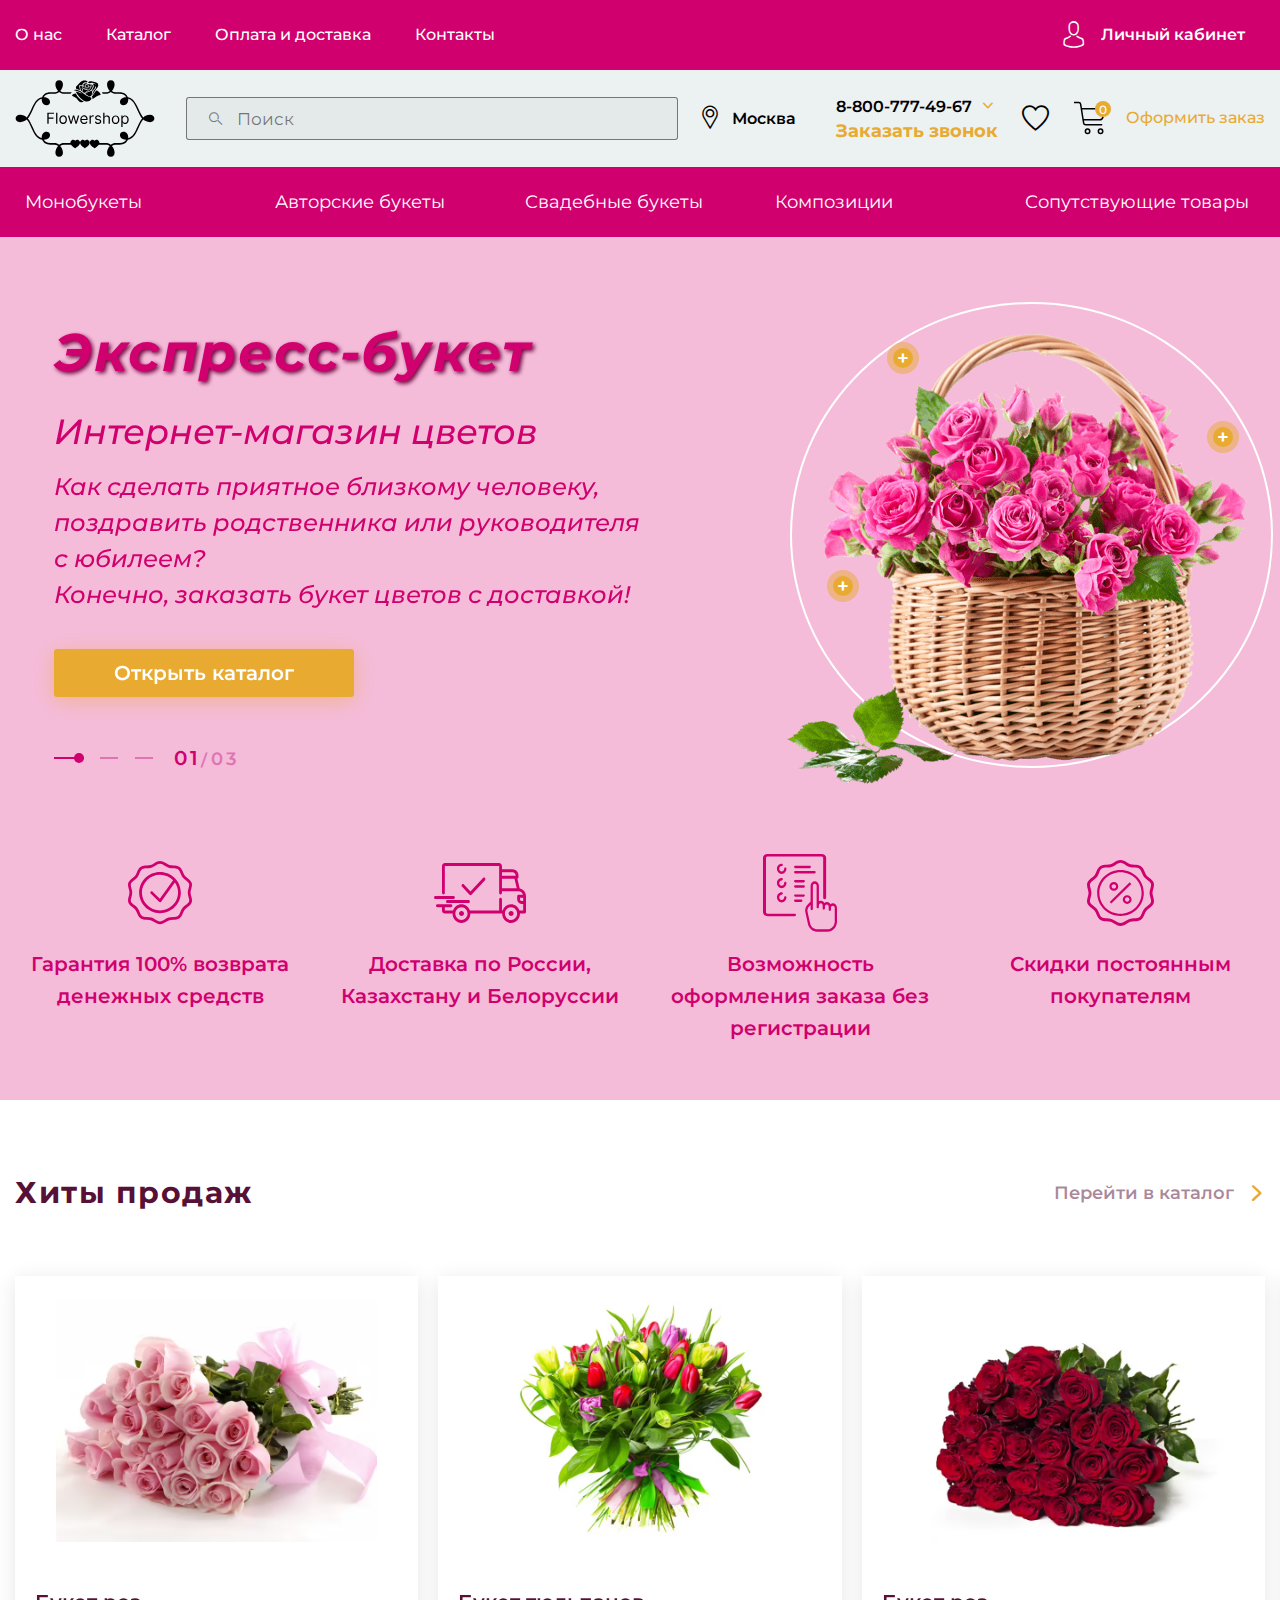
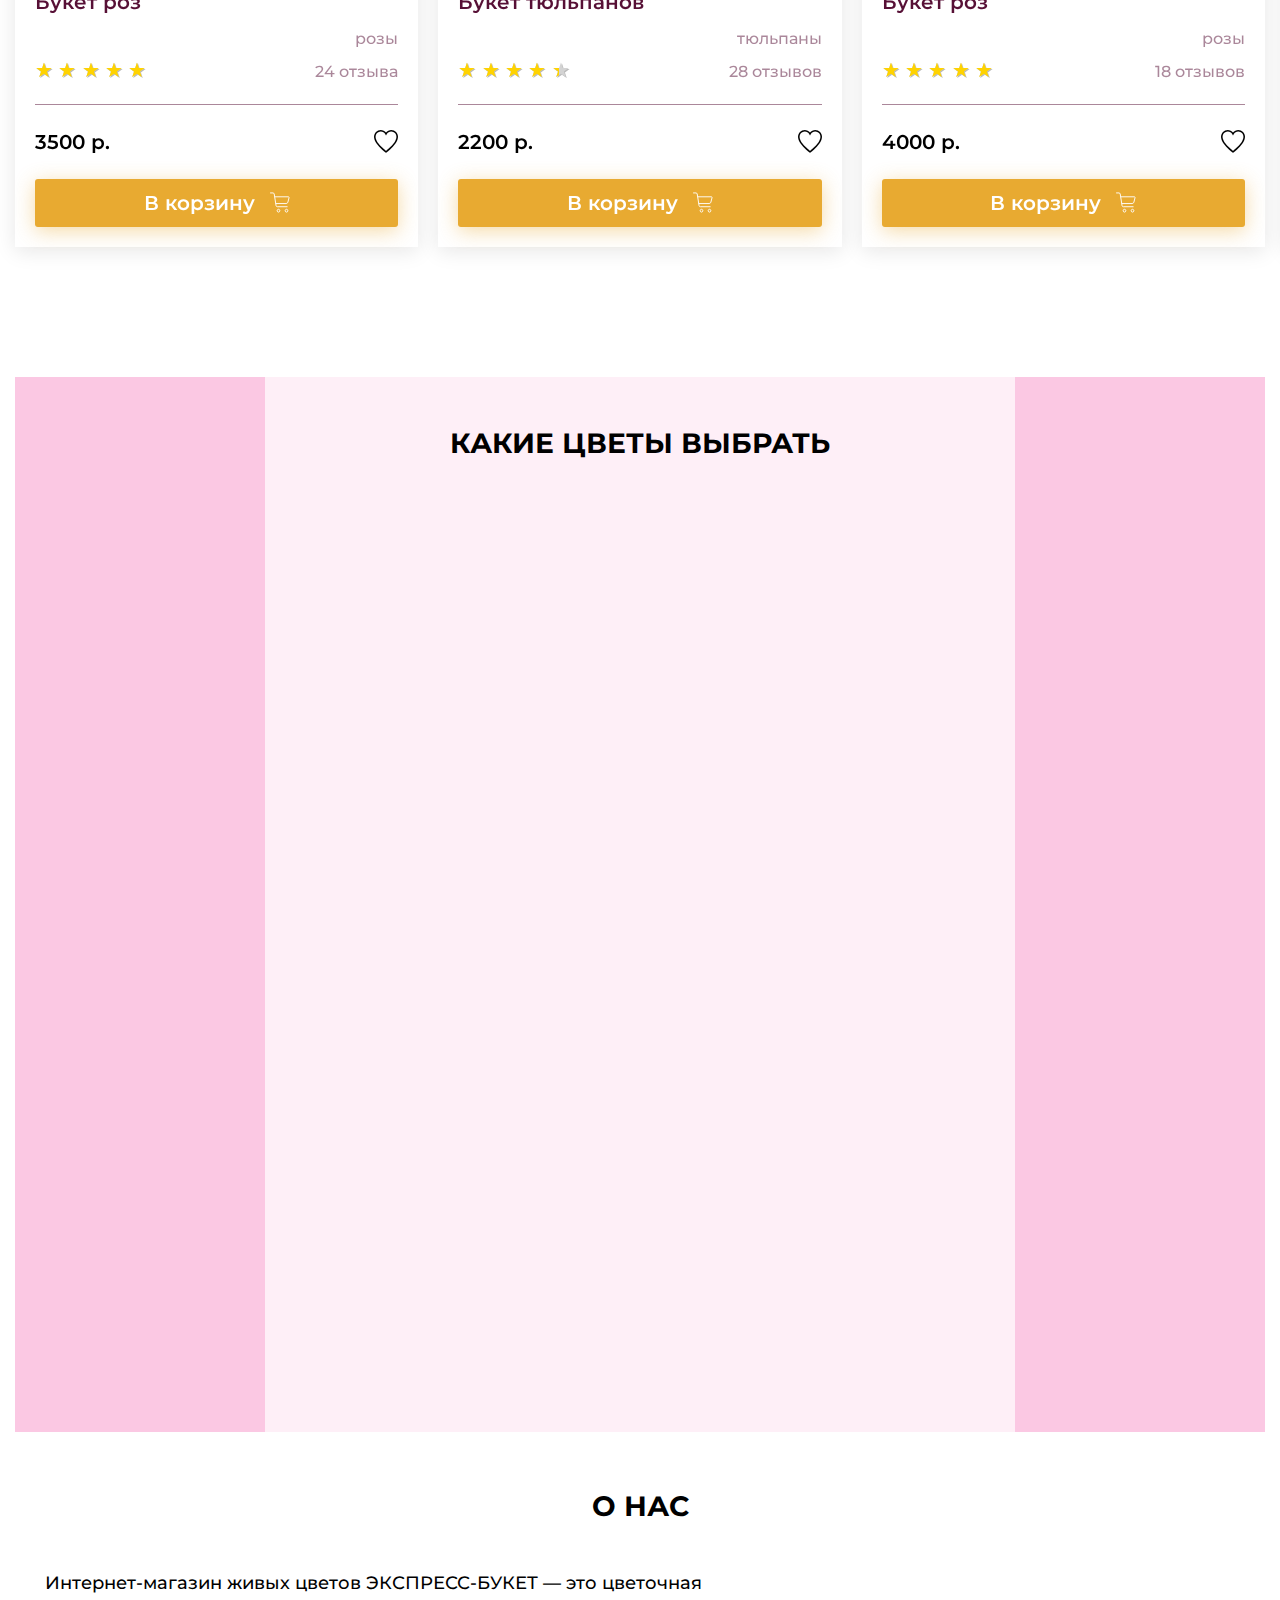
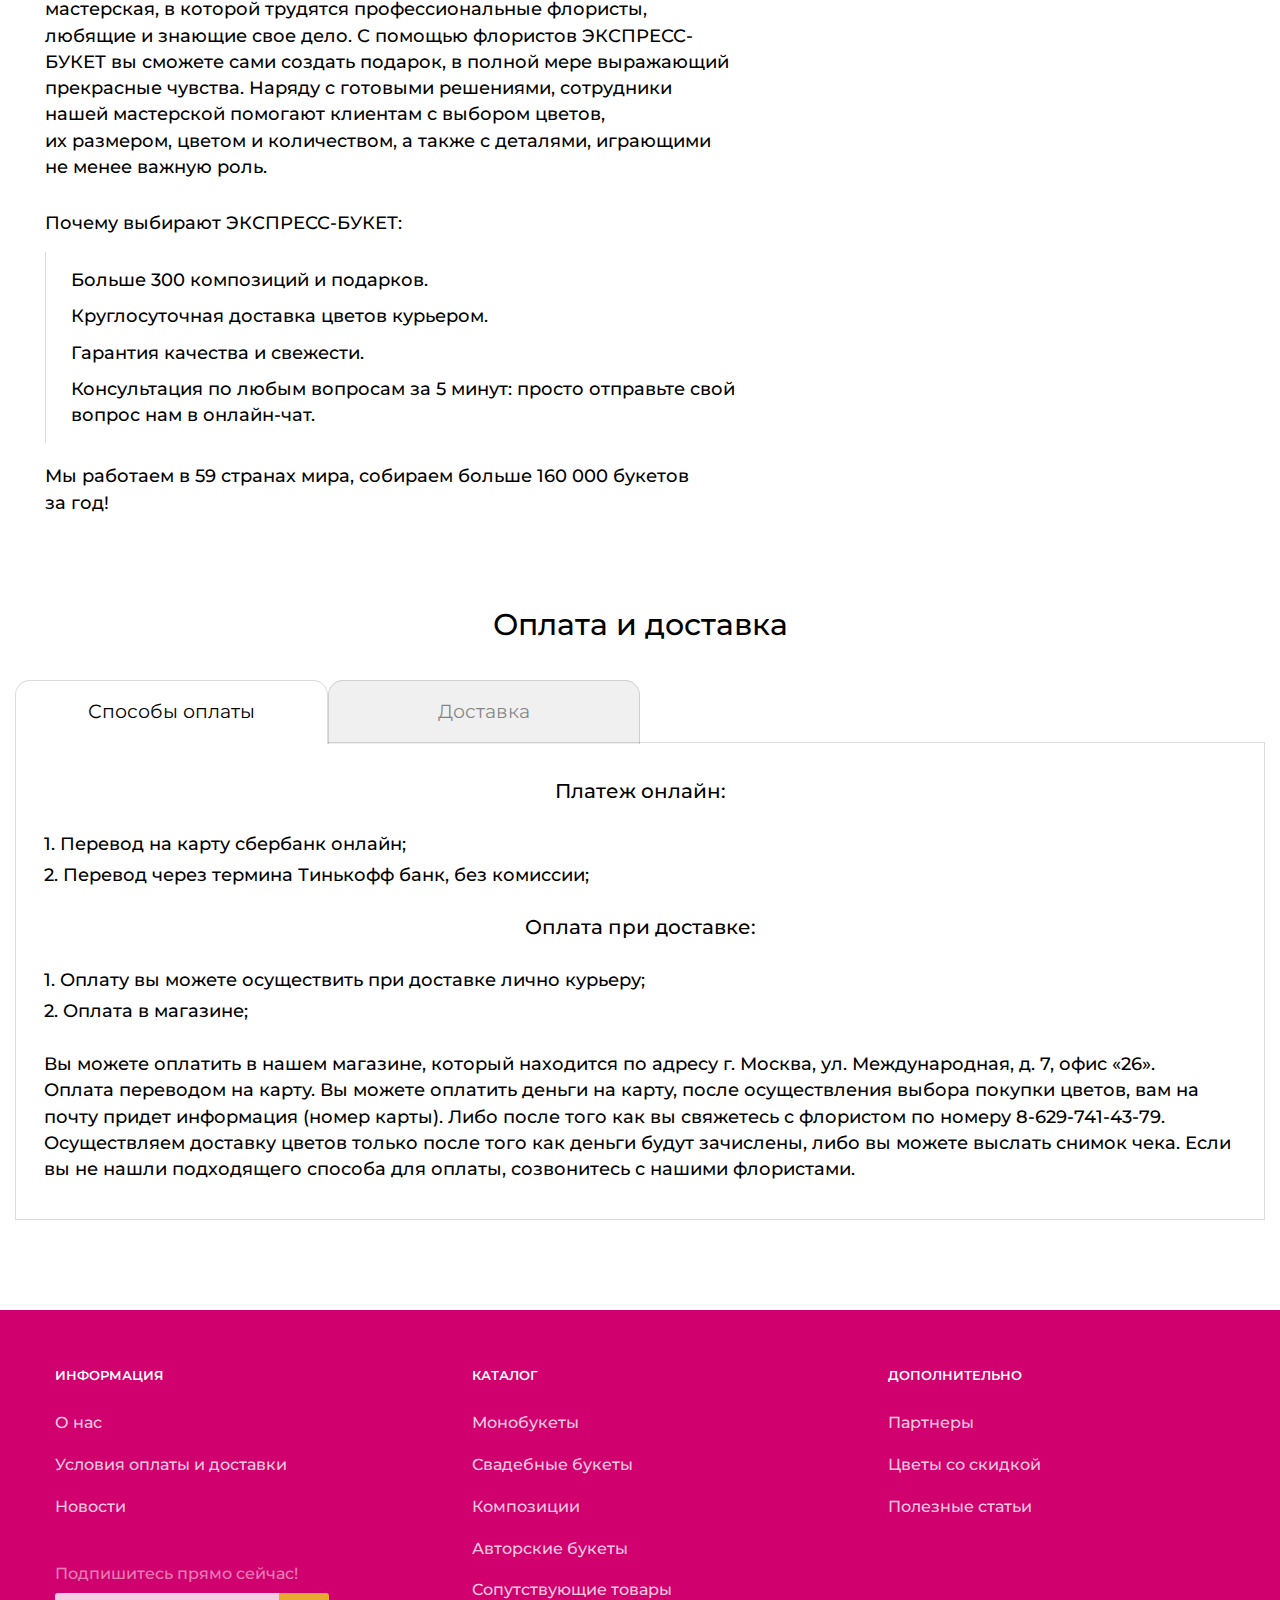
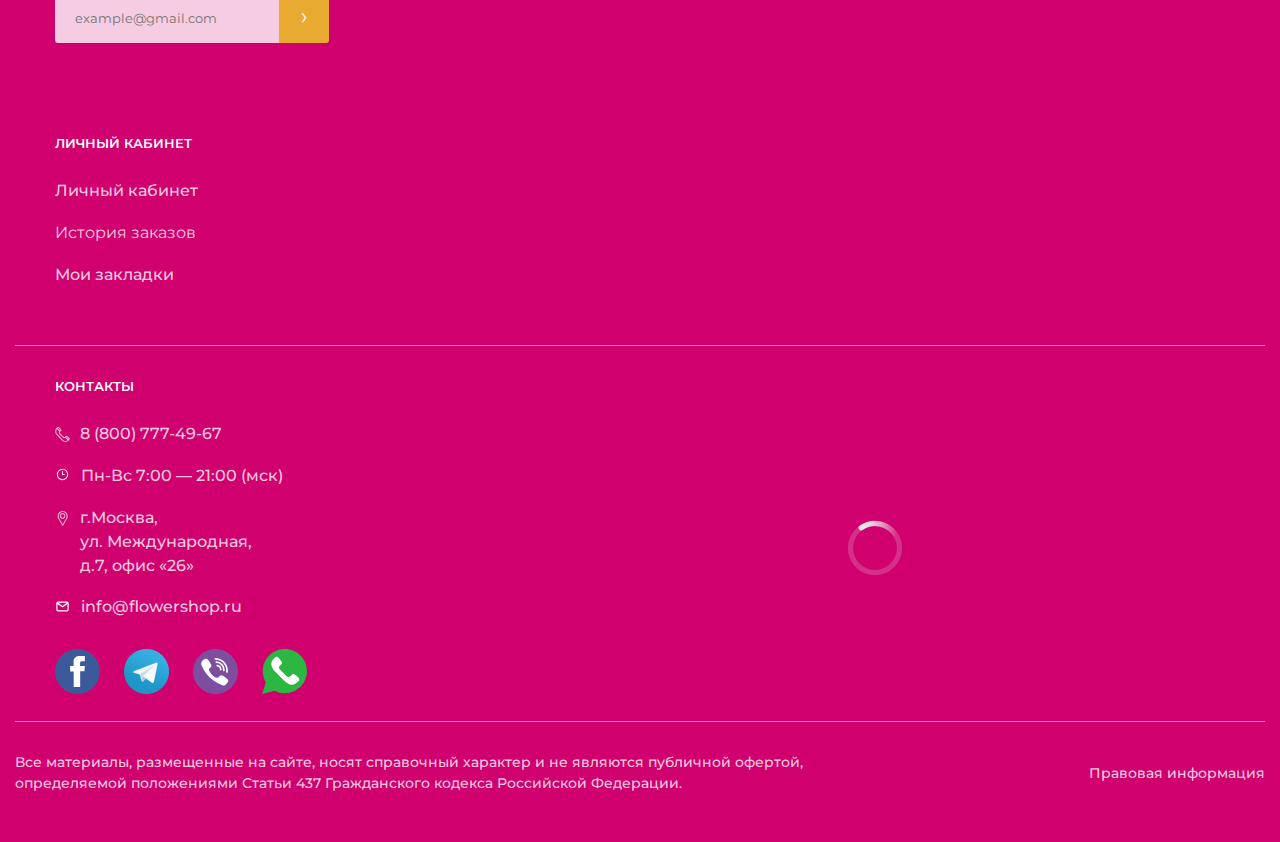
<file: index.html>
<!DOCTYPE html>
<html lang="ru">
  <head>
    <meta charset="UTF-8">
    <meta http-equiv="X-UA-Compatible" content="IE=edge">
    <meta name="viewport" content="width=device-width, initial-scale=1.0">
    <meta name="description" content="Flowershop. Delivery. E-commerce">

    <link rel="icon" href="./favicon.ico" sizes="32x32">
    <link rel="icon" href="./files/favicon.svg" type="image/svg+xml">
    <link rel="apple-touch-icon" sizes="180x180" href="./files/apple-touch-icon.png">
    <link rel="manifest" href="./files/site.webmanifest">

    <link rel="preconnect" href="https://fonts.googleapis.com">
    <link rel="preconnect" href="https://fonts.gstatic.com" crossorigin>
    <link href="https://fonts.googleapis.com/css2?family=Montserrat:wght@400;500;600;700&display=swap&_v=20240325152827" rel="stylesheet">
    <link rel="stylesheet" type="text/css" href="css/style.min.css?_v=20240325152827">
    <title>Экспресс-букет</title>
</head>
  <body style="height: 100vh; overflow: hidden">
    <!-- Preloader -->
    <div
      class="loader"
      style="
        position: fixed;
        width: 100%;
        height: 100%;
        z-index: 1001;
        background-color: #fff;
        background: url(./img/darkpink-petals.svg), #fff;
        background-position: center;
        background-repeat: no-repeat;
        background-size: initial;
      "
    ></div>

    <div class="wrapper">
      <header class="header" id="header">

    <div class="header__top top-header">
        <div class="top-header__container">
            <nav class="top-header__menu menu-top-header">
                <ul data-da="menu__body,0,991.98" class="menu-top-header__list">
                    <li class="menu-top-header__item"><a href="index.html#about" class="menu-top-header__link"><span>О нас</span></a></li>
                    <li class="menu-top-header__item menu-top-header__item_catalog"><a href="catalog.html"  class="menu-top-header__link menu-top-header__link_catalog _icon-arrowdown"><span>Каталог</span></a></li>
                    <li class="menu-top-header__item"><a href="index.html#payment" class="menu-top-header__link"><span>Оплата и доставка</span></a></li>

                    <li class="menu-top-header__item"><a href="#contacts" class="menu-top-header__link"><span>Контакты</span></a></li>
                </ul>
            </nav>
            <button data-popup="#login" class="top-header__user _icon-user popup-link" aria-label="Войти в личный кабинет"><span>Личный кабинет</span></button>

<div id="login" class="popup popup_login">
    <div class="popup_login__body popup__body">
        <div class="popup_login__content popup__content">
            <button class="popup_login__close popup__close close-popup">Х</button>
            <div class="popup_login__title popup__title">Вход</div>
            <form>
                <div class="popup_login__email">
                    <label for="email" class="popup_login__text popup__text">Имя пользователя или Email</label>
                    <input id="email" type="text" autocomplete="on">
                </div>
                <div class="popup_login__password">
                    <label for="password" class="popup_login__text popup__text">Пароль</label>
                    <input id="password" type="password">
                    <a href="#!" class="popup_login__link">Забыли пароль?</a>
                </div>
                <a href="personal.html" class="popup_login__btn popup__button button">Войти</a>
            </form>
            <a href="#!" class="popup_login__link">Регистрация</a>
        </div>
    </div>
</div>

            <nav hidden class="menu">
                <button type="button" class="menu__icon icon-menu" aria-label="Кнопка открытия меню"><span></span></button>
                <div class="menu__body"></div>
            </nav>
        </div>
    </div>

    <div class="header__body body-header">
        <div class="body-header__container">
            <a href="index.html" class="body-header__logo">
                <img class="body-header__logo-img" src="img/icons/logo.svg" alt="logo" width="140" height="77">
            </a>
            <div data-da="catalog-header__container,0,479.98" class="body-header__search">
                <form action="#" class="search-header">
                    <button type="submit" class="search-header__button _icon-search" aria-label="Search"></button>
                    <input autocomplete="off" type="text" name="form[]" data-error="Ошибка" placeholder="Поиск" class="search-header__input">
                </form>
            </div>
            <div class="body-header__actions actions-header">
                <a href="#contacts" class="actions-header__location _icon-location"><span>Москва</span></a>
                <div data-da="top-header__container,0,991.98" class="actions-header__phones phones-header">
                    <div data-spollers class="phones-header__items">
                        <div class="phones-header__item">
                            <a href="tel:88007774967" class="phones-header__phone" aria-label="Позвонить нам по номеру 8-800-777-49-67"><span>8-800-777-49-67</span></a>
                            <button type="button" data-spoller class="phones-header__arrow _icon-arrowdown" aria-label="Открыть список номеров"></button>
                            <ul class="phones-header__list">
                                <li><a href="tel:88007774968" class="phones-header__phone">8-800-777-49-68</a></li>
                                <li><a href="tel:88007774969" class="phones-header__phone">8-800-777-49-69</a></li>
                                <li><a href="tel:88007774970" class="phones-header__phone">8-800-777-49-70</a></li>
                            </ul>
                        </div>
                    </div>
                    <button type="button" data-popup="#callback" class="phones-header__callback popup-link">Заказать звонок</button>

<div id="callback" class="popup popup_callback">
    <div class="popup_callback__body popup__body">
        <div class="popup_callback__content popup__content">
            <button class="popup_callback__close popup__close close-popup">Х</button>
            <div class="popup_callback__title popup__title">Заказать обратный звонок</div>
            <form>
                <input type="text" placeholder="Ваше имя" name="callback-name">
                <input type="text" placeholder="Номер телефон" name="callback-phone" required="">
                <button class="popup_callback__button popup__button button" type="submit">Отправить</button>
            </form>
            <p>Нажимая на кнопку «Отправить», вы принимаете <a href="#!" class="popup_callback__link popup__link">соглашение на обработку персональных данных.</a></p>
        </div>

    </div>
</div>

                </div>
                <a href="catalog.html" data-da="top-header__container,2,991.98" class="actions-header__favourite _icon-favourite" aria-label="Перейти в избранное"></a>
                <div data-da="top-header__container,2,991.98">
                    <a href="#!"  data-popup="#cart" class="actions-header__cart cart-header popup-link">
                        <div class="cart-header__icon _icon-cart">
                            <img class="cart-header__icon-black" src="img/icons/cart-black.svg" alt="cart" width="32" height="34">
                            <img class="cart-header__icon-white" src="img/icons/cart-white.svg" alt="cart" width="32" height="34">
                            <span>0</span>
                        </div>
                        <div class="cart-header__body">
                            <div class="cart-header__link">Оформить заказ</div>
                        </div>
                    </a>

<div id="cart" class="popup popup_cart">
    <div class="popup_cart__body popup__body">
        <div class="popup_cart__content-wrapper">
            <button class="popup_cart__close popup__close close-popup">Х</button>
            <div class="popup_cart__content popup__content">

                <div class="popup_cart__title popup__title">Оформление заказа</div>
                <div class="popup_cart__block">
                    <div class="popup_cart__items">
                    </div>
                    <div class="popup_cart__lower-part">
                        <div class="popup_cart__delivery">
                            <div class="popup_cart__delivery-title">Доставка</div>
                            <div class="popup_cart__checkbox">
                                <input id="c_10" class="checkbox__input" type="radio" value="1" name="delivery">
                                <label for="c_10" class="checkbox__label"><span class="checkbox__text">Доставка курьером 200р.</span></label>
                            </div>
                            <div class="popup_cart__checkbox">
                                <input id="c_11" checked class="checkbox__input" type="radio" value="2" name="delivery">
                                <label for="c_11" class="checkbox__label"><span class="checkbox__text">Самовывоз</span></label>
                            </div>
                        </div>
                        <div class="popup_cart__total">Итого: <span></span></div>
                        <button type="button" class="popup_cart__button button">Оформить заказ</button>
                    </div>
                </div>

            </div>
        </div>
    </div>
</div>

<div id="notice" data-popup="self-closing" class="popup popup_notice">
    <div class="popup_notice__body popup__body">
        <div class="popup_notice__content popup__content">
            <div class="popup_notice__title popup__title">Товар добавлен в корзину</div>
            <div class="popup_notice__item">
                    <div class="popup_notice__image">
                    </div>
                    <div class="popup_notice__text">
                        <div class="popup_notice__title"></div>
                        <div class="popup_notice__desc"></div>
                    </div>
                    <div class="popup_notice__price"></div>
            </div>
        </div>
    </div>
</div>

                </div>
            </div>
        </div>
    </div>

    <div class="header__catalog catalog-header">
        <div class="catalog-header__container">
            <nav class="catalog-header__menu menu-catalog">
                <button type="button" class="menu-catalog__back">
                    <img src="img/icons/arrow-left.svg" alt="arrow-left" width="20" height="20">Назад
                </button>
                <ul class="menu-catalog__list">
                    <li class="menu-catalog__item"><button data-parent="1" class="menu-catalog__link">Монобукеты</button></li>
                    <li class="menu-catalog__item"><button data-parent="2" class="menu-catalog__link">Авторские букеты</button></li>
                    <li class="menu-catalog__item"><button data-parent="3" class="menu-catalog__link">Свадебные букеты</button></li>
                    <li class="menu-catalog__item"><button data-parent="4" class="menu-catalog__link">Композиции</button></li>
                    <li class="menu-catalog__item"><button data-parent="5" class="menu-catalog__link">Сопутствующие товары</button></li>
                </ul>
                <div class="menu-catalog__sub-menu sub-menu-catalog">
                    <button type="button" class="sub-menu-catalog__back">
                        <img src="img/icons/arrow-left.svg" alt="arrow-left" width="20" height="20">Назад
                    </button>

                    <div class="sub-menu-catalog__container">
                        <div hidden data-submenu="1" class="sub-menu-catalog__block">
                            <div class="sub-menu-catalog__category">
                                <a href="catalog.html" class="sub-menu-catalog__link-category">Розы</a>
                            </div>
                            <div class="sub-menu-catalog__category">
                                <a href="catalog.html" class="sub-menu-catalog__link-category">Гортензии</a>
                            </div>
                            <div class="sub-menu-catalog__category">
                                <a href="catalog.html" class="sub-menu-catalog__link-category">Тюльпаны</a>
                            </div>
                            <div class="sub-menu-catalog__category">
                                <a href="catalog.html" class="sub-menu-catalog__link-category">Лилии</a>
                            </div>
                            <div class="sub-menu-catalog__category">
                                <a href="catalog.html" class="sub-menu-catalog__link-category">Хризантемы</a>
                            </div>
                            <div class="sub-menu-catalog__category">
                                <a href="catalog.html" class="sub-menu-catalog__link-category">Пионы</a>
                            </div>
                            <div class="sub-menu-catalog__category">
                                <a href="catalog.html" class="sub-menu-catalog__link-category">Подсолнухи</a>
                            </div>
                            <div class="sub-menu-catalog__category">
                                <a href="catalog.html" class="sub-menu-catalog__link-category">Орхидеи</a>
                            </div>
                        </div>

                        <div hidden data-submenu="2" class="sub-menu-catalog__block">
                            <div class="sub-menu-catalog__category">
                                <a href="catalog.html" class="sub-menu-catalog__link-category">до 2000р.</a>
                            </div>
                            <div class="sub-menu-catalog__category">
                                <a href="catalog.html" class="sub-menu-catalog__link-category">от 2000 до 4000р.</a>
                            </div>
                            <div class="sub-menu-catalog__category">
                                <a href="catalog.html" class="sub-menu-catalog__link-category">от 4000р.</a>
                            </div>
                        </div>

                        <div hidden data-submenu="3" class="sub-menu-catalog__block">
                            <div class="sub-menu-catalog__category">
                                <a href="catalog.html" class="sub-menu-catalog__link-category">Каллы</a>
                            </div>
                            <div class="sub-menu-catalog__category">
                                <a href="catalog.html" class="sub-menu-catalog__link-category">Гортензии</a>
                            </div>
                            <div class="sub-menu-catalog__category">
                                <a href="catalog.html" class="sub-menu-catalog__link-category">Лилии</a>
                            </div>
                            <div class="sub-menu-catalog__category">
                                <a href="catalog.html" class="sub-menu-catalog__link-category">Розы</a>
                            </div>
                            <div class="sub-menu-catalog__category">
                                <a href="catalog.html" class="sub-menu-catalog__link-category">Орхидеи</a>
                            </div>
                            <div class="sub-menu-catalog__category">
                                <a href="catalog.html" class="sub-menu-catalog__link-category">Микс</a>
                            </div>
                        </div>
                        <div hidden data-submenu="4" class="sub-menu-catalog__block">
                            <div class="sub-menu-catalog__category">
                                <a href="catalog.html" class="sub-menu-catalog__link-category">В коробке</a>
                            </div>
                            <div class="sub-menu-catalog__category">
                                <a href="catalog.html" class="sub-menu-catalog__link-category">В корзине</a>
                            </div>
                        </div>
                        <div hidden data-submenu="5" class="sub-menu-catalog__block">
                            <div class="sub-menu-catalog__category">
                                <a href="catalog.html" class="sub-menu-catalog__link-category">Фруктовые наборы</a>
                            </div>
                            <div class="sub-menu-catalog__category">
                                <a href="catalog.html" class="sub-menu-catalog__link-category">Открытки</a>
                            </div>
                            <div class="sub-menu-catalog__category">
                                <a href="catalog.html" class="sub-menu-catalog__link-category">Мягкие игрушки</a>
                            </div>
                            <div class="sub-menu-catalog__category">
                                <a href="catalog.html" class="sub-menu-catalog__link-category">Сладкие подарки</a>
                            </div>
                            <div class="sub-menu-catalog__category">
                                <a href="catalog.html" class="sub-menu-catalog__link-category">Воздушные шары</a>
                            </div>
                        </div>
                    </div>

                </div>
            </nav>
        </div>
    </div>
</header>

      <main class="page page_home">
        <section class="page__main-block main-block">
          <div class="main-block__container">
            <div class="main-block__body">
              <div class="swiper main-block__slider">
                <div class="main-block__swiper swiper-wrapper">
                  <div class="main-block__slide slide-main-block swiper-slide">
                    <div class="slide-main-block__content">
                      <h2
                        data-swiper-parallax="-100"
                        class="slide-main-block__title"
                      >
                        Экспресс-букет
                      </h2>
                      <div
                        data-swiper-parallax="-150"
                        class="slide-main-block__sub-title"
                      >
                        Интернет-магазин цветов
                      </div>
                      <div
                        data-swiper-parallax="-200"
                        class="slide-main-block__text"
                      >
                        Как сделать приятное близкому человеку, поздравить
                        родственника или руководителя с юбилеем?<br />
                        Конечно, заказать букет цветов с доставкой!
                        <a
                          href="catalog.html"
                          class="slide-main-block__button button"
                          >Открыть каталог</a
                        >
                      </div>
                    </div>
                  </div>
                  <div class="main-block__slide slide-main-block swiper-slide">
                    <div class="slide-main-block__content">
                      <h2
                        data-swiper-parallax="-100"
                        class="slide-main-block__title"
                      >
                        Экспресс-букет
                      </h2>
                      <div
                        data-swiper-parallax="-150"
                        class="slide-main-block__sub-title"
                      >
                        Интернет-магазин цветов
                      </div>
                      <div
                        data-swiper-parallax="-200"
                        class="slide-main-block__text"
                      >
                        Скидка 15% на первый заказ!<br />
                        Сроки акции: с 10.05.23 по 31.05.23.<br />
                        С полными правилами акции можно ознакомиться
                        <a href="#" class="slide-main-block__link">здесь.</a>
                        <a
                          href="catalog.html"
                          class="slide-main-block__button button"
                          >Открыть каталог</a
                        >
                      </div>
                    </div>
                  </div>

                  <div class="main-block__slide slide-main-block swiper-slide">
                    <div class="slide-main-block__content">
                      <h2
                        data-swiper-parallax="-100"
                        class="slide-main-block__title"
                      >
                        Экспресс-букет
                      </h2>
                      <div
                        data-swiper-parallax="-150"
                        class="slide-main-block__sub-title"
                      >
                        Интернет-магазин цветов
                      </div>
                      <div
                        data-swiper-parallax="-200"
                        class="slide-main-block__text"
                      >
                        Мы доставим радость вашим близким.<br />
                        Выбирайте все, что душе угодно.
                        <a
                          href="catalog.html"
                          class="slide-main-block__button button"
                          >Открыть каталог</a
                        >
                      </div>
                    </div>
                  </div>
                </div>
                <div
                  class="main-block__controll controll-main-block swiper-pagination"
                >
                  <div class="controll-main-block__dots"></div>
                  <div class="controll-main-block__fraction fraction-controll">
                    <span class="fraction-controll__current">01</span> /
                    <span class="fraction-controll__all">0</span>
                  </div>
                </div>
              </div>
              <div class="main-block__media media-main-block">
                <div class="media-main-block__body">
                  <div class="media-main-block__image">
                    <img
                      src="img/mainpage/main-block/flowers-460.png"
                      srcset="
                        img/mainpage/main-block/flowers-460.png 1.5x,
                        img/mainpage/main-block/flowers-920.png 2x
                      "
                      width="307"
                      height="316"
                      alt="flowers"
                    />
                  </div>

                  <div class="media-main-block__tips">
                    <a
                      href="#payment"
                      data-tippy-content="как сделать заказ"
                      class="media-main-block__tip media-main-block__tip_1"
                      ><span>+</span></a
                    >
                    <a
                      href="#info"
                      data-tippy-content="что выбрать"
                      class="media-main-block__tip media-main-block__tip_2"
                      ><span>+</span></a
                    >
                    <a
                      href="#payment"
                      data-tippy-content="как оплатить"
                      class="media-main-block__tip media-main-block__tip_3"
                      ><span>+</span></a
                    >
                  </div>
                </div>
              </div>
            </div>
            <div class="main-block__advantages advantages-main">
              <div class="advantages-main__item">
                <div class="advantages-main__icon">
                  <img
                    src="img/mainpage/icons/check-icon.svg"
                    alt="Иконка галочки"
                    width="64"
                    height="64"
                  />
                </div>
                <div class="advantages-main__text">
                  Гарантия 100% возврата денежных средств
                </div>
              </div>
              <div class="advantages-main__item">
                <div class="advantages-main__icon">
                  <img
                    src="img/mainpage/icons/car.svg"
                    alt="Иконка грузовика"
                    width="92"
                    height="60"
                  />
                </div>
                <div class="advantages-main__text">
                  Доставка по России, Казахстану и Белоруссии
                </div>
              </div>
              <div class="advantages-main__item">
                <div class="advantages-main__icon">
                  <img
                    src="img/mainpage/icons/checklist.svg"
                    alt="Иконка списка"
                    width="74"
                    height="78"
                  />
                </div>
                <div class="advantages-main__text">
                  Возможность оформления заказа без регистрации
                </div>
              </div>
              <div class="advantages-main__item">
                <div class="advantages-main__icon">
                  <img
                    src="img/mainpage/icons/percent.svg"
                    alt="Иконка процента"
                    width="67"
                    height="66"
                  />
                </div>
                <div class="advantages-main__text">
                  Скидки постоянным покупателям
                </div>
              </div>
            </div>
          </div>
        </section>

        <section class="page__hits-products hits-products">
          <div class="hits-products-slider products-slider">
            <div
              class="hits-products-slider__container products-slider__container"
            >
              <div class="hits-products-slider__header products-slider__header">
                <h2 class="hits-products-slider__title products-slider__title">
                  Хиты продаж
                </h2>
                <a
                  href="catalog.html"
                  class="hits-products-slider__more products-slider__more"
                  >Перейти в каталог</a
                >
              </div>
              <div class="hits-products-slider__slider products-slider__slider">
                <div class="products-slider__swiper"></div>
                <div
                  class="hits-products-slider__dots products-slider__dots"
                ></div>
              </div>
            </div>
          </div>
        </section>

        <section class="page__info info" id="info">
          <div class="info__container">
            <div class="info__wrapper">
              <picture class="info__bg">
                <source
                  type="image/avif"
                  srcset="img/pixel.avif"
                  data-srcset="img/mainpage/flowers-bg-mini.avif 1x, img/mainpage/flowers-bg.avif 2x"
                  media="(max-width: 767px)"
                />
                <source
                  type="image/webp"
                  srcset="img/pixel.webp"
                  data-srcset="img/mainpage/flowers-bg-mini.webp 1x, img/mainpage/flowers-bg.webp 2x"
                  media="(max-width: 767px)"
                />
                <source
                  type="image/jpg"
                  srcset="img/pixel.png"
                  data-srcset="img/mainpage/flowers-bg-mini.jpeg 1x, img/mainpage/flowers-bg.jpeg 2x"
                  media="(max-width: 767px)"
                />
                <source
                  type="image/avif"
                  srcset="img/pixel.avif"
                  data-srcset="img/mainpage/flowers-bg.avif"
                />
                <source
                  type="image/webp"
                  srcset="img/pixel.webp"
                  data-srcset="img/mainpage/flowers-bg.webp"
                />

                <img
                  src="img/pixel.png"
                  data-nocover
                  width="1590"
                  height="1080"
                  data-src="img/mainpage/flowers-bg.jpeg"
                  alt="Цветы"
                />
              </picture>
              <div class="info__content">
                <h5 class="info__main-title">Какие цветы выбрать</h5>

                <ul class="info__list _anim-items _anim-no-hide">
                  <li class="info__item">
                    Психологи считают, что цветы укрепляют взаимоотношения и
                    сближают людей, повышают самооценку, дарят хорошее
                    настроение, помогают женщине чувствовать себя женщиной —
                    красивой, любимой, счастливой, особенной.
                  </li>
                  <li class="info__item">
                    <h3 class="info__title">
                      Какие цветы дарят детям и пожилым людям
                    </h3>
                    <div class="info__desc">
                      Детям принято вручать маленький округлый букетик цветов.
                      Пожилым людям уместно подарить цветок в горшке, как символ
                      долголетия и здоровья.
                    </div>
                  </li>
                  <li class="info__item">
                    <h3 class="info__title">Какие букеты дарят мужчинам</h3>
                    <div class="info__desc">
                      Букет для мужчины должен выглядеть просто и без излишеств.
                      «Мужскими» цветами считаются розы, гвоздики, хризантемы,
                      лилии, герберы и тюльпаны.
                    </div>
                  </li>
                  <li class="info__item">
                    <h3 class="info__title">
                      Какие цветы подарить девушке и что они обозначают
                    </h3>
                    <p class="info__desc">
                      <span>Ромашки</span> и <span>пионы</span> часто дарят в
                      начале отношений, они символизируют нежность и зарождение
                      романтических чувств.<br />
                      <span>Ландыши</span> говорят о тайных чувствах.<br />
                      <span>Хризантемы и ирисы</span> — символы любви, веры и
                      надежды на взаимность.
                    </p>
                  </li>
                  <li class="info__item">
                    <p class="info__desc">
                      <span>Букет фиалок</span> расскажет о том, что человек
                      дорожит дружбой. <br />
                      <span>Розы</span> чаще всего сообщают о любви. Цвет также
                      имеет значение. Розовые и кремовые бутоны означают
                      нежность и искренность, красные — страсть и притяжение.
                    </p>
                  </li>
                </ul>
              </div>
            </div>
          </div>
        </section>

        <section id="about" class="page__about about">
          <div class="about__container">
            <h3 class="about__main-title">О нас</h3>
            <div class="about__holder">
              <div class="about__us">
                <p class="about__desc">
                  Интернет-магазин живых цветов ЭКСПРЕСС-БУКЕТ — это цветочная
                  мастерская, в которой трудятся профессиональные флористы,
                  любящие и знающие свое дело. С помощью флористов
                  ЭКСПРЕСС-БУКЕТ вы сможете сами создать подарок, в полной мере
                  выражающий прекрасные чувства. Наряду с готовыми решениями,
                  сотрудники нашей мастерской помогают клиентам с выбором
                  цветов, их размером, цветом и количеством, а также с деталями,
                  играющими не менее важную роль.
                </p>
                <p class="about__adv-title">Почему выбирают ЭКСПРЕСС-БУКЕТ:</p>
                <ul class="about__adv">
                  <li class="about__adv-item">
                    Больше 300 композиций и подарков.
                  </li>
                  <li class="about__adv-item">
                    Круглосуточная доставка цветов курьером.
                  </li>
                  <li class="about__adv-item">Гарантия качества и свежести.</li>
                  <li class="about__adv-item">
                    Консультация по любым вопросам за 5 минут: просто отправьте
                    свой вопрос нам в онлайн-чат.
                  </li>
                </ul>
                <p class="about__desc">
                  Мы работаем в 59 странах мира, собираем больше 160 000 букетов
                  за год!
                </p>
              </div>
              <div class="about__photo">
                <picture>
                  <source
                    type="image/avif"
                    srcset="img/pixel.avif"
                    data-srcset="img/mainpage/flowersinhands-small.avif 1x, img/mainpage/flowersinhands.avif 2x"
                  />
                  <source
                    type="image/webp"
                    srcset="img/pixel.webp"
                    data-srcset="img/mainpage/flowersinhands-small.webp 1x, img/mainpage/flowersinhands.webp 2x"
                  />
                  <source
                    type="image/jpg"
                    srcset="img/pixel.png"
                    data-srcset="img/mainpage/flowersinhands-small.jpg 1x, img/mainpage/flowersinhands.jpg 2x"
                  />

                  <img
                    src="img/pixel.png"
                    width="500"
                    height="500"
                    data-src="img/mainpage/flowersinhands-small.jpg"
                    alt="flowers in hands"
                  />
                </picture>
              </div>
            </div>
            <div class="about__info tabs" id="payment">
              <h3 class="about__title">Оплата и доставка</h3>
              <nav class="about__info-navigation">
                <button
                  type="submit"
                  data-tab="tab-1"
                  class="about__info-title _tab-active"
                >
                  Способы оплаты
                </button>
                <button
                  type="submit"
                  data-tab="tab-2"
                  class="about__info-title"
                >
                  Доставка
                </button>
              </nav>
              <div class="about__body">
                <div data-tab-content id="tab-1" class="about__content">
                  <h5 class="about__subtitle">Платеж онлайн:</h5>
                  <ul class="about__list">
                    <li class="about__option">
                      1. Перевод на карту сбербанк онлайн;
                    </li>
                    <li class="about__option">
                      2. Перевод через термина Тинькофф банк, без комиссии;
                    </li>
                  </ul>
                  <h5 class="about__subtitle">Оплата при доставке:</h5>
                  <ul class="about__list">
                    <li class="about__option">
                      1. Оплату вы можете осуществить при доставке лично
                      курьеру;
                    </li>
                    <li class="about__option">2. Оплата в магазине;</li>
                  </ul>
                  <p>
                    Вы можете оплатить в нашем магазине, который находится по
                    адресу г. Москва, ул. Международная, д. 7, офис «26».
                  </p>
                  <p>
                    Оплата переводом на карту. Вы можете оплатить деньги на
                    карту, после осуществления выбора покупки цветов, вам на
                    почту придет информация (номер карты). Либо после того как
                    вы свяжетесь с флористом по номеру 8-629-741-43-79.
                    Осуществляем доставку цветов только после того как деньги
                    будут зачислены, либо вы можете выслать снимок чека. Если вы
                    не нашли подходящего способа для оплаты, созвонитесь с
                    нашими флористами.
                  </p>
                </div>
                <div data-tab-content id="tab-2" class="about__content _hidden">
                  <h5 class="about__subtitle">Оплата и доставка</h5>
                  <div class="about__delivery">
                    <p>
                      Мы работаем для вас ежедневно, осуществляем доставку нашим
                      курьером: 24 часа, семь дней в неделю. Стоимость этой
                      услуги бесплатно от 3000 рублей, кроме праздничных дней,
                      от 500 рублей по городу, от 1000 рублей по России. Для
                      установления стоимости доставки за границу свяжитесь с
                      нашим оператором по номеру 8-629-741-43-79.
                    </p>
                  </div>
                </div>
              </div>
            </div>
          </div>
        </section>

      </main>

      <footer class="footer">

    <div class="footer__container">
        <div class="footer__body body-footer">
            <div class="body-footer__row1">
                <div class="body-footer__item item-footer">
                    <div data-spollers="767.98" class="item-footer__spoller spoller-item-footer">
                        <div class="spoller-item-footer__item">
                            <button type="button" data-spoller class="spoller-item-footer__title">Информация</button>
                            <div class="spoller-item-footer__body">
                                <nav class="menu-footer">
                                    <ul class="menu-footer__list">
                                        <li class="menu-footer__item">
                                            <a href="index.html#about" class="menu-footer__link">О нас</a>
                                        </li>
                                        <li class="menu-footer__item">
                                            <a href="index.html#payment" class="menu-footer__link">Условия оплаты и доставки</a>
                                        </li>
                                        <li class="menu-footer__item">
                                            <a href="#!" class="menu-footer__link">Новости</a>
                                        </li>
                                        <li class="menu-footer__item item-footer">
                                            <form id="subscribe-form" action="#" class="spoller-item-footer__body footer-subscribe">
                                                <label for="subscribe-input" class="footer-subscribe__label">Подпишитесь прямо сейчас!</label>
                                                <div class="footer-subscribe__line">
                                                    <input id="subscribe-input" autocomplete="off" type="text" name="form[]" data-error="Ошибка" data-required="email" placeholder="example@gmail.com" class="footer-subscribe__input _req _email">
                                                    <button type="submit" class="footer-subscribe__button _icon-arrowup" aria-label="Subscribe" ></button>
                                                </div>
                                            </form>
                                        </li>
                                    </ul>
                                </nav>

                            </div>
                        </div>
                    </div>
                </div>
                <div class="body-footer__item item-footer">
                    <div data-spollers="767.98" class="item-footer__spoller spoller-item-footer">
                        <div class="spoller-item-footer__item">
                            <button type="button" data-spoller class="spoller-item-footer__title">Каталог</button>
                            <div class="spoller-item-footer__body">
                                <nav class="menu-footer">
                                    <ul class="menu-footer__list">
                                        <li class="menu-footer__item">
                                            <a href="catalog.html" class="menu-footer__link">Монобукеты</a>
                                        </li>
                                        <li class="menu-footer__item">
                                            <a href="catalog.html" class="menu-footer__link">Свадебные букеты</a>
                                        </li>
                                        <li class="menu-footer__item">
                                            <a href="catalog.html" class="menu-footer__link">Композиции</a>
                                        </li>
                                        <li class="menu-footer__item">
                                            <a href="catalog.html" class="menu-footer__link">Авторские букеты</a>
                                        </li>
                                        <li class="menu-footer__item">
                                            <a href="catalog.html" class="menu-footer__link">Сопутствующие товары</a>
                                        </li>
                                    </ul>
                                </nav>
                            </div>
                        </div>
                    </div>
                </div>
                <div class="body-footer__item item-footer">
                    <div data-spollers="767.98" class="item-footer__spoller spoller-item-footer">
                        <div class="spoller-item-footer__item">
                            <button type="button" data-spoller class="spoller-item-footer__title">Дополнительно</button>
                            <div class="spoller-item-footer__body">
                                <nav class="menu-footer">
                                    <ul class="menu-footer__list">
                                        <li class="menu-footer__item">
                                            <a href="#!" class="menu-footer__link">Партнеры</a>
                                        </li>
                                        <li class="menu-footer__item">
                                            <a href="#!" class="menu-footer__link">Цветы со скидкой</a>
                                        </li>
                                        <li class="menu-footer__item">
                                            <a href="#!" class="menu-footer__link">Полезные статьи</a>
                                        </li>
                                    </ul>
                                </nav>
                            </div>
                        </div>
                    </div>
                </div>
                <div class="body-footer__item item-footer">
                    <div data-spollers="767.98" class="item-footer__spoller spoller-item-footer">
                        <div class="spoller-item-footer__item">
                            <button type="button" data-spoller class="spoller-item-footer__title">Личный кабинет</button>
                            <div class="spoller-item-footer__body">
                                <nav class="menu-footer">
                                    <ul class="menu-footer__list">
                                        <li class="menu-footer__item">
                                            <a href="personal.html" data-popup="login" class="menu-footer__link popup-link">Личный кабинет</a>
                                        </li>
                                        <li class="menu-footer__item">
                                            <button data-popup="login" class="menu-footer__link popup-link">История заказов</button>
                                        </li>
                                        <li class="menu-footer__item">
                                            <a href="#!" data-popup="login" class="menu-footer__link">Мои закладки</a>
                                        </li>
                                    </ul>
                                </nav>
                            </div>
                        </div>
                    </div>
                </div>
            </div>
            <div class="body-footer__row2" id="contacts">
                <div class="body-footer__item item-footer">
                    <div class="item-footer__spoller spoller-item-footer">
                        <div class="spoller-item-footer__item">
                            <button type="button" class="spoller-item-footer__title">Контакты</button>
                            <div class="spoller-item-footer__body">
                                <nav class="menu-footer">
                                    <ul class="menu-footer__list">
                                        <li class="menu-footer__item">
                                            <a href="tel:88007774967" class="menu-footer__link _icon-phone">8 (800) 777-49-67</a>
                                        </li>
                                        <li class="menu-footer__item">
                                            <div class="menu-footer__item-block">
                                                <div class="menu-footer__item-img">
                                                    <img src="img/icons/clock.svg" alt="clock" width="15" height="15">
                                                </div>
                                                <p>Пн-Вс </p>
                                                <p>7:00 — 21:00 (мск)</p>
                                            </div>
                                        </li>
                                        <li class="menu-footer__item _icon-location">
                                            <div>
                                                <p>г.Москва,</p>
                                                <p>ул. Международная,</p>
                                                <p>д.7, офис «26»</p>
                                            </div>
                                        </li>
                                        <li class="menu-footer__item">
                                            <a href="mailto:info@flowershop.ru" class="menu-footer__link">
                                                <div class="menu-footer__item-img">
                                                    <img class="menu-footer__item-img" src="img/icons/mail.svg" alt="mail" width="15" height="15">
                                                </div>
                                                info@flowershop.ru
                                            </a>
                                        </li>
                                    </ul>
                                </nav>
                                <ul class="social-footer">
                                    <li class="social-footer__item">
                                        <a href="http://facebook.com" class="social-footer__link">
                                            <img src="img/icons/facebook.svg" alt="facebook-icon" width="45" height="45">
                                        </a>
                                    </li>
                                    <li class="social-footer__item">
                                        <a href="http://telegram.org" class="social-footer__link">
                                            <img src="img/icons/telegram.svg" alt="telegram-icon" width="45" height="45">
                                        </a>
                                    </li>
                                    <li class="social-footer__item">
                                        <a href="http://viber.com" class="social-footer__link">
                                            <img src="img/icons/viber.svg" alt="viber-icon" width="45" height="45">
                                        </a>
                                    </li>
                                    <li class="social-footer__item">
                                        <a href="http://whatsapp.com" class="social-footer__link">
                                            <img src="img/icons/whatsapp.svg" alt="whatsapp-icon" width="45" height="45">
                                        </a>
                                    </li>
                                </ul>
                            </div>
                        </div>
                    </div>
                </div>
                <div class="body-footer__item item-footer">
                    <div id="map" class="body-footer__map" data-iframe="https://yandex.ru/map-widget/v1/?ll=37.682803%2C55.745802&mode=usermaps&source=constructorStatic&um=constructor%3A2777a2106065fe2d7f05f52150582ee89211c69ce183021412bf9504910e6661&z=17"></div>
                </div>
            </div>
            <div class="body-footer__bottom ">
                <div class="body-footer__rules">
                    Все материалы, размещенные на сайте, носят справочный характер и не являются публичной офертой, определяемой положениями Статьи 437 Гражданского кодекса Российской Федерации.
                </div>
                <div class="body-footer__copy">
                    <span>Правовая информация</span>
                </div>

            </div>
        </div>
    </div>
</footer>

    </div>

    <script defer src="js/app.min.js?_v=20240325152827"></script>
  </body>
</html>
</file>
<file: css/style.min.css>
@charset "UTF-8";@font-face{font-family:icons;font-display:swap;src:url(../fonts/icons.woff2) format("woff2"),url(../fonts/icons.woff) format("woff");font-weight:400;font-style:normal}._init .sidebar__title::after,._init .spoller-item-footer__title::after,.breadcrumbs__link::after,.menu-catalog__link[data-parent]::before,.phones-header__phone::before,.products-slider__more::after,.select__button::after,.select_control .select__button::after,.select_quantity .select__button::after,[class*=_icon-]:before{font-family:icons;font-style:normal;font-weight:400;font-variant:normal;text-transform:none;line-height:1;-webkit-font-smoothing:antialiased;-moz-osx-font-smoothing:grayscale}[class*=_icon-]:before{display:block}._icon-arrowdown:before,.menu-catalog__link[data-parent]:before{content:"\e900"}._icon-arrowup:before{content:"\e901"}._icon-compare:before{content:"\e904"}._icon-favourite:before{content:"\e906"}._icon-location:before{content:"\e907"}._icon-map:before{content:"\e908"}._icon-phone:before,.phones-header__phone:before{content:"\e909"}._icon-search:before{content:"\e90b"}._icon-user:before{content:"\e90c"}*,::after,::before{padding:0;margin:0;border:0;-webkit-box-sizing:border-box;box-sizing:border-box}a,a:visited{text-decoration:none}a:hover{text-decoration:none}aside,footer,header,main,nav,section{display:block}button,input,textarea{font-family:inherit}input::-ms-clear{display:none}button,input[type=submit]{background:0 0;color:inherit;cursor:pointer}button::-moz-focus-inner{padding:0;border:0}li,ol,ul{list-style:none}input[type=number]::-webkit-inner-spin-button,input[type=number]::-webkit-outer-spin-button{-webkit-appearance:none;appearance:none}input[type=number],input[type=number]:focus,input[type=number]:hover{-webkit-appearance:textfield;-moz-appearance:textfield;appearance:textfield}img{vertical-align:top}h1,h2,h3,h4,h5,h6{font-weight:inherit;font-size:inherit}body.lock{overflow:hidden}.popup{position:fixed;z-index:15;width:100%;height:100%;background-color:rgba(0,0,0,.5);top:0;left:0;-webkit-transition:all .3s ease-in;transition:all .3s ease-in;opacity:0;visibility:hidden;overflow-y:auto;overflow-x:hidden}.popup.open{opacity:1;visibility:visible}.popup.open .popup__content{-webkit-transform:scale(1);-ms-transform:scale(1);transform:scale(1);opacity:1}.popup__body{min-height:100%;display:-webkit-box;display:-ms-flexbox;display:flex;-webkit-box-align:center;-ms-flex-align:center;align-items:center;-webkit-box-pack:center;-ms-flex-pack:center;justify-content:center}.popup__content{background-color:#fff;color:#000;-webkit-box-shadow:0 0 20px 5px rgba(87,16,54,.3);box-shadow:0 0 20px 5px rgba(87,16,54,.3);padding:3.125rem 1.875rem 1.875rem 1.875rem;border-radius:.625rem;position:relative;-webkit-transition:all .3s ease-in;transition:all .3s ease-in;opacity:0;-webkit-transform:scale(0);-ms-transform:scale(0);transform:scale(0)}.popup__close{position:absolute;right:1rem;top:1rem;font-size:1.3rem;color:#000;cursor:pointer}.popup__title{font-size:24px;color:#000;margin:0 0 1em 0}.popup__text{font-size:1.2rem}.popup__button{width:100%;font-size:1.25rem;font-weight:600;line-height:1.6;text-align:center;border-radius:5px;color:#fff;background-color:#e8aa31;margin-bottom:1.5em}.popup__button:active{-webkit-box-shadow:0 4px 25px rgba(163,112,11,.63);box-shadow:0 4px 25px rgba(163,112,11,.63)}.popup__link{text-decoration:underline;color:#000;font-size:16px}.popup_callback input{font-size:20px;display:block;width:100%;height:50px;padding:0 10px;border:1px solid #999}.popup_callback input:not(:last-child){margin-bottom:1em}.popup_callback input:focus{outline:1px solid #5b5b5b}.popup_callback__content{max-width:35rem}.popup_login input{margin-bottom:1em;font-size:20px;display:block;width:100%;height:50px;padding:0 10px;border:1px solid #999}.popup_login input:not(:last-child){margin-bottom:1em}.popup_login input:focus{outline:1px solid #5b5b5b}.popup_login__content{max-width:35rem}.popup_login__link{display:block;color:#000;margin-bottom:36px;font-size:16px}.popup_login__link:hover{text-decoration:underline}.popup_login__text{display:block;margin-bottom:.5em;font-size:20px}.popup_cart.open .popup_cart__content{-webkit-transform:none;-ms-transform:none;transform:none}.popup_cart__content-wrapper{background-color:#fff;position:relative;padding:3.75rem .9375rem 3.125rem 1.875rem;border-radius:.3125rem}.popup_cart__content{max-width:unset;width:1000px;max-height:620px;overflow-y:auto;padding:0 .9375rem 0 0;-webkit-transform:none;-ms-transform:none;transform:none;-webkit-box-shadow:none;box-shadow:none}.popup_cart__title{text-align:center}.popup_cart__items{display:-ms-grid;display:grid;-ms-grid-columns:1fr;grid-template-columns:1fr;-ms-grid-rows:minmax(6.25rem,1fr);grid-template-rows:minmax(6.25rem,1fr);gap:.9375rem}.popup_cart__items>:nth-child(1){-ms-grid-row:1;-ms-grid-column:1}.popup_cart__item{font-size:18px;display:-ms-grid;display:grid;-ms-grid-columns:minmax(6.25rem,2fr) .625rem 4fr .625rem 1fr .625rem 2.5fr;grid-template-columns:minmax(6.25rem,2fr) 4fr 1fr 2.5fr;gap:.625rem;position:relative;justify-items:center;-webkit-box-align:center;-ms-flex-align:center;align-items:center;border-bottom:1px solid #d6d4d4;padding:.9375rem 0}.popup_cart__image>*{max-width:100%}.popup_cart__desc{-ms-grid-column-align:start;justify-self:start;padding:0 .9375rem}.popup_cart__sum{padding-right:2.1875rem;font-size:1.125rem}.popup_cart__remove{position:absolute;width:2.5rem;height:2.5rem;top:50%;right:0;-webkit-box-pack:center;-ms-flex-pack:center;justify-content:center;-ms-flex-item-align:center;-ms-grid-row-align:center;align-self:center;font-size:1.5rem;cursor:pointer;-webkit-transform:translateY(-50%);-ms-transform:translateY(-50%);transform:translateY(-50%);text-align:center}.popup_cart__delivery{padding:1.875rem 1.875rem .9375rem}.popup_cart__delivery-title{font-size:1.25rem;font-style:italic;line-height:1.5;margin-bottom:1em}.popup_cart__checkbox{margin-bottom:.75em}.popup_cart__total{font-weight:700;text-align:right;font-size:21px;font-weight:700;line-height:1.5;margin-bottom:.625em}.popup_cart__button{display:block;margin:0 auto;width:15rem}.popup_cart__empty-text{font-size:20px;font-style:inherit;line-height:1.5;color:#000;text-align:center;margin-bottom:1.25em}.popup_cart__cart-icon{text-align:center;margin-bottom:1.25em}.popup_cart__cart-icon img{width:78px}.popup_cart__link{font-size:20px;font-style:inherit;line-height:1.5;color:#e8aa31;text-decoration:none}.popup_notice{background-color:rgba(0,0,0,.2)}.popup_notice__content{width:450px;padding:30px}.popup_notice__title{font-size:20px}.popup_notice__item{display:-ms-grid;display:grid;-ms-grid-columns:1fr 10px 2fr;grid-template-columns:1fr 2fr;gap:10px;-webkit-box-align:center;-ms-flex-align:center;align-items:center}.popup_notice__image img{width:100%}.popup_notice__desc{font-size:1rem}.popup_notice__price{font-size:1rem!important;font-weight:400;-ms-grid-column:1;-ms-grid-column-span:2;grid-column:1/3;padding-left:1.25em}.tippy-box[data-animation=fade][data-state=hidden]{opacity:0}[data-tippy-root]{max-width:calc(100vw - 10px)}.tippy-box{position:relative;background-color:#333;color:#fff;border-radius:4px;font-size:14px;line-height:1.4;white-space:normal;outline:0;-webkit-transition-property:visibility,opacity,-webkit-transform;transition-property:visibility,opacity,-webkit-transform;transition-property:transform,visibility,opacity;transition-property:transform,visibility,opacity,-webkit-transform}.tippy-box[data-placement^=top]>.tippy-arrow{bottom:0}.tippy-box[data-placement^=top]>.tippy-arrow:before{bottom:-7px;left:0;border-width:8px 8px 0;border-top-color:initial;-webkit-transform-origin:center top;-ms-transform-origin:center top;transform-origin:center top}.tippy-box[data-placement^=bottom]>.tippy-arrow{top:0}.tippy-box[data-placement^=bottom]>.tippy-arrow:before{top:-7px;left:0;border-width:0 8px 8px;border-bottom-color:initial;-webkit-transform-origin:center bottom;-ms-transform-origin:center bottom;transform-origin:center bottom}.tippy-box[data-placement^=left]>.tippy-arrow{right:0}.tippy-box[data-placement^=left]>.tippy-arrow:before{border-width:8px 0 8px 8px;border-left-color:initial;right:-7px;-webkit-transform-origin:center left;-ms-transform-origin:center left;transform-origin:center left}.tippy-box[data-placement^=right]>.tippy-arrow{left:0}.tippy-box[data-placement^=right]>.tippy-arrow:before{left:-7px;border-width:8px 8px 8px 0;border-right-color:initial;-webkit-transform-origin:center right;-ms-transform-origin:center right;transform-origin:center right}.tippy-box[data-inertia][data-state=visible]{-webkit-transition-timing-function:cubic-bezier(.54,1.5,.38,1.11);transition-timing-function:cubic-bezier(.54,1.5,.38,1.11)}.tippy-arrow{width:16px;height:16px;color:#333}.tippy-arrow:before{content:"";position:absolute;border-color:transparent;border-style:solid}.tippy-content{position:relative;padding:5px 9px;z-index:1}.tippy-box[data-animation=scale][data-placement^=top]{-webkit-transform-origin:bottom;-ms-transform-origin:bottom;transform-origin:bottom}.tippy-box[data-animation=scale][data-placement^=bottom]{-webkit-transform-origin:top;-ms-transform-origin:top;transform-origin:top}.tippy-box[data-animation=scale][data-placement^=left]{-webkit-transform-origin:right;-ms-transform-origin:right;transform-origin:right}.tippy-box[data-animation=scale][data-placement^=right]{-webkit-transform-origin:left;-ms-transform-origin:left;transform-origin:left}.tippy-box[data-animation=scale][data-state=hidden]{-webkit-transform:scale(.5);-ms-transform:scale(.5);transform:scale(.5);opacity:0}.tippy-box{background-color:#fff;color:#d0006e}.tippy-box[data-placement^=top]>.tippy-arrow::before{color:#fff}@font-face{font-family:swiper-icons;src:url("data:application/font-woff;charset=utf-8;base64, [base64]//wADZ2x5ZgAAAywAAADMAAAD2MHtryVoZWFkAAABbAAAADAAAAA2E2+eoWhoZWEAAAGcAAAAHwAAACQC9gDzaG10eAAAAigAAAAZAAAArgJkABFsb2NhAAAC0AAAAFoAAABaFQAUGG1heHAAAAG8AAAAHwAAACAAcABAbmFtZQAAA/gAAAE5AAACXvFdBwlwb3N0AAAFNAAAAGIAAACE5s74hXjaY2BkYGAAYpf5Hu/j+W2+MnAzMYDAzaX6QjD6/4//Bxj5GA8AuRwMYGkAPywL13jaY2BkYGA88P8Agx4j+/8fQDYfA1AEBWgDAIB2BOoAeNpjYGRgYNBh4GdgYgABEMnIABJzYNADCQAACWgAsQB42mNgYfzCOIGBlYGB0YcxjYGBwR1Kf2WQZGhhYGBiYGVmgAFGBiQQkOaawtDAoMBQxXjg/wEGPcYDDA4wNUA2CCgwsAAAO4EL6gAAeNpj2M0gyAACqxgGNWBkZ2D4/wMA+xkDdgAAAHjaY2BgYGaAYBkGRgYQiAHyGMF8FgYHIM3DwMHABGQrMOgyWDLEM1T9/w8UBfEMgLzE////P/5//f/V/xv+r4eaAAeMbAxwIUYmIMHEgKYAYjUcsDAwsLKxc3BycfPw8jEQA/[base64]/uznmfPFBNODM2K7MTQ45YEAZqGP81AmGGcF3iPqOop0r1SPTaTbVkfUe4HXj97wYE+yNwWYxwWu4v1ugWHgo3S1XdZEVqWM7ET0cfnLGxWfkgR42o2PvWrDMBSFj/IHLaF0zKjRgdiVMwScNRAoWUoH78Y2icB/yIY09An6AH2Bdu/UB+yxopYshQiEvnvu0dURgDt8QeC8PDw7Fpji3fEA4z/PEJ6YOB5hKh4dj3EvXhxPqH/SKUY3rJ7srZ4FZnh1PMAtPhwP6fl2PMJMPDgeQ4rY8YT6Gzao0eAEA409DuggmTnFnOcSCiEiLMgxCiTI6Cq5DZUd3Qmp10vO0LaLTd2cjN4fOumlc7lUYbSQcZFkutRG7g6JKZKy0RmdLY680CDnEJ+UMkpFFe1RN7nxdVpXrC4aTtnaurOnYercZg2YVmLN/d/gczfEimrE/fs/bOuq29Zmn8tloORaXgZgGa78yO9/cnXm2BpaGvq25Dv9S4E9+5SIc9PqupJKhYFSSl47+Qcr1mYNAAAAeNptw0cKwkAAAMDZJA8Q7OUJvkLsPfZ6zFVERPy8qHh2YER+3i/BP83vIBLLySsoKimrqKqpa2hp6+jq6RsYGhmbmJqZSy0sraxtbO3sHRydnEMU4uR6yx7JJXveP7WrDycAAAAAAAH//wACeNpjYGRgYOABYhkgZgJCZgZNBkYGLQZtIJsFLMYAAAw3ALgAeNolizEKgDAQBCchRbC2sFER0YD6qVQiBCv/H9ezGI6Z5XBAw8CBK/m5iQQVauVbXLnOrMZv2oLdKFa8Pjuru2hJzGabmOSLzNMzvutpB3N42mNgZGBg4GKQYzBhYMxJLMlj4GBgAYow/P/PAJJhLM6sSoWKfWCAAwDAjgbRAAB42mNgYGBkAIIbCZo5IPrmUn0hGA0AO8EFTQAA") format("woff");font-weight:400;font-style:normal}:root{--swiper-theme-color:#007aff}:host{position:relative;display:block;margin-left:auto;margin-right:auto;z-index:1}.swiper{margin-left:auto;margin-right:auto;position:relative;overflow:hidden;list-style:none;padding:0;z-index:1;display:block}.swiper-vertical>.swiper-wrapper{-webkit-box-orient:vertical;-webkit-box-direction:normal;-ms-flex-direction:column;flex-direction:column}.swiper-wrapper{position:relative;width:100%;height:100%;z-index:1;display:-webkit-box;display:-ms-flexbox;display:flex;-webkit-transition-property:-webkit-transform;transition-property:-webkit-transform;transition-property:transform;transition-property:transform,-webkit-transform;-webkit-transition-timing-function:var(--swiper-wrapper-transition-timing-function,initial);transition-timing-function:var(--swiper-wrapper-transition-timing-function,initial);-webkit-box-sizing:content-box;box-sizing:content-box}.swiper-android .swiper-slide,.swiper-ios .swiper-slide,.swiper-wrapper{-webkit-transform:translate3d(0,0,0);transform:translate3d(0,0,0)}.swiper-horizontal{-ms-touch-action:pan-y;touch-action:pan-y}.swiper-vertical{-ms-touch-action:pan-x;touch-action:pan-x}.swiper-slide{-ms-flex-negative:0;flex-shrink:0;width:100%;height:100%;position:relative;-webkit-transition-property:-webkit-transform;transition-property:-webkit-transform;transition-property:transform;transition-property:transform,-webkit-transform;display:block}.swiper-slide-invisible-blank{visibility:hidden}.swiper-autoheight,.swiper-autoheight .swiper-slide{height:auto}.swiper-autoheight .swiper-wrapper{-webkit-box-align:start;-ms-flex-align:start;align-items:flex-start;-webkit-transition-property:height,-webkit-transform;transition-property:height,-webkit-transform;transition-property:transform,height;transition-property:transform,height,-webkit-transform}.swiper-backface-hidden .swiper-slide{-webkit-transform:translateZ(0);transform:translateZ(0);-webkit-backface-visibility:hidden;backface-visibility:hidden}.swiper-3d.swiper-css-mode .swiper-wrapper{-webkit-perspective:1200px;perspective:1200px}.swiper-3d .swiper-wrapper{-webkit-transform-style:preserve-3d;transform-style:preserve-3d}.swiper-3d{-webkit-perspective:1200px;perspective:1200px}.swiper-3d .swiper-cube-shadow,.swiper-3d .swiper-slide{-webkit-transform-style:preserve-3d;transform-style:preserve-3d}.swiper-css-mode>.swiper-wrapper{overflow:auto;scrollbar-width:none;-ms-overflow-style:none}.swiper-css-mode>.swiper-wrapper::-webkit-scrollbar{display:none}.swiper-css-mode>.swiper-wrapper>.swiper-slide{scroll-snap-align:start start}.swiper-css-mode.swiper-horizontal>.swiper-wrapper{-ms-scroll-snap-type:x mandatory;scroll-snap-type:x mandatory}.swiper-css-mode.swiper-vertical>.swiper-wrapper{-ms-scroll-snap-type:y mandatory;scroll-snap-type:y mandatory}.swiper-css-mode.swiper-free-mode>.swiper-wrapper{-ms-scroll-snap-type:none;scroll-snap-type:none}.swiper-css-mode.swiper-free-mode>.swiper-wrapper>.swiper-slide{scroll-snap-align:none}.swiper-css-mode.swiper-centered>.swiper-wrapper::before{content:"";-ms-flex-negative:0;flex-shrink:0;-webkit-box-ordinal-group:10000;-ms-flex-order:9999;order:9999}.swiper-css-mode.swiper-centered>.swiper-wrapper>.swiper-slide{scroll-snap-align:center center;scroll-snap-stop:always}.swiper-css-mode.swiper-centered.swiper-horizontal>.swiper-wrapper>.swiper-slide:first-child{-webkit-margin-start:var(--swiper-centered-offset-before);margin-inline-start:var(--swiper-centered-offset-before)}.swiper-css-mode.swiper-centered.swiper-horizontal>.swiper-wrapper::before{height:100%;min-height:1px;width:var(--swiper-centered-offset-after)}.swiper-css-mode.swiper-centered.swiper-vertical>.swiper-wrapper>.swiper-slide:first-child{-webkit-margin-before:var(--swiper-centered-offset-before);margin-block-start:var(--swiper-centered-offset-before)}.swiper-css-mode.swiper-centered.swiper-vertical>.swiper-wrapper::before{width:100%;min-width:1px;height:var(--swiper-centered-offset-after)}.swiper-3d .swiper-slide-shadow,.swiper-3d .swiper-slide-shadow-bottom,.swiper-3d .swiper-slide-shadow-left,.swiper-3d .swiper-slide-shadow-right,.swiper-3d .swiper-slide-shadow-top{position:absolute;left:0;top:0;width:100%;height:100%;pointer-events:none;z-index:10}.swiper-3d .swiper-slide-shadow{background:rgba(0,0,0,.15)}.swiper-3d .swiper-slide-shadow-left{background-image:-webkit-gradient(linear,right top,left top,from(rgba(0,0,0,.5)),to(rgba(0,0,0,0)));background-image:linear-gradient(to left,rgba(0,0,0,.5),rgba(0,0,0,0))}.swiper-3d .swiper-slide-shadow-right{background-image:-webkit-gradient(linear,left top,right top,from(rgba(0,0,0,.5)),to(rgba(0,0,0,0)));background-image:linear-gradient(to right,rgba(0,0,0,.5),rgba(0,0,0,0))}.swiper-3d .swiper-slide-shadow-top{background-image:-webkit-gradient(linear,left bottom,left top,from(rgba(0,0,0,.5)),to(rgba(0,0,0,0)));background-image:linear-gradient(to top,rgba(0,0,0,.5),rgba(0,0,0,0))}.swiper-3d .swiper-slide-shadow-bottom{background-image:-webkit-gradient(linear,left top,left bottom,from(rgba(0,0,0,.5)),to(rgba(0,0,0,0)));background-image:linear-gradient(to bottom,rgba(0,0,0,.5),rgba(0,0,0,0))}.swiper-lazy-preloader{width:42px;height:42px;position:absolute;left:50%;top:50%;margin-left:-21px;margin-top:-21px;z-index:10;-webkit-transform-origin:50%;-ms-transform-origin:50%;transform-origin:50%;-webkit-box-sizing:border-box;box-sizing:border-box;border:4px solid var(--swiper-preloader-color,var(--swiper-theme-color));border-radius:50%;border-top-color:transparent}.swiper-watch-progress .swiper-slide-visible .swiper-lazy-preloader,.swiper:not(.swiper-watch-progress) .swiper-lazy-preloader{-webkit-animation:swiper-preloader-spin 1s infinite linear;animation:swiper-preloader-spin 1s infinite linear}.swiper-lazy-preloader-white{--swiper-preloader-color:#fff}.swiper-lazy-preloader-black{--swiper-preloader-color:#000}@-webkit-keyframes swiper-preloader-spin{0%{-webkit-transform:rotate(0);transform:rotate(0)}100%{-webkit-transform:rotate(360deg);transform:rotate(360deg)}}@keyframes swiper-preloader-spin{0%{-webkit-transform:rotate(0);transform:rotate(0)}100%{-webkit-transform:rotate(360deg);transform:rotate(360deg)}}:root{--swiper-navigation-size:44px}.swiper-button-next,.swiper-button-prev{position:absolute;top:var(--swiper-navigation-top-offset,50%);width:calc(var(--swiper-navigation-size)/ 44 * 27);height:var(--swiper-navigation-size);margin-top:calc(0px - var(--swiper-navigation-size)/ 2);z-index:10;cursor:pointer;display:-webkit-box;display:-ms-flexbox;display:flex;-webkit-box-align:center;-ms-flex-align:center;align-items:center;-webkit-box-pack:center;-ms-flex-pack:center;justify-content:center;color:var(--swiper-navigation-color,var(--swiper-theme-color))}.swiper-button-next.swiper-button-disabled,.swiper-button-prev.swiper-button-disabled{opacity:.35;cursor:auto;pointer-events:none}.swiper-button-next.swiper-button-hidden,.swiper-button-prev.swiper-button-hidden{opacity:0;cursor:auto;pointer-events:none}.swiper-navigation-disabled .swiper-button-next,.swiper-navigation-disabled .swiper-button-prev{display:none!important}.swiper-button-next svg,.swiper-button-prev svg{width:100%;height:100%;-o-object-fit:contain;object-fit:contain;-webkit-transform-origin:center;-ms-transform-origin:center;transform-origin:center}.swiper-rtl .swiper-button-next svg,.swiper-rtl .swiper-button-prev svg{-webkit-transform:rotate(180deg);-ms-transform:rotate(180deg);transform:rotate(180deg)}.swiper-button-prev,.swiper-rtl .swiper-button-next{left:var(--swiper-navigation-sides-offset,10px);right:auto}.swiper-button-next,.swiper-rtl .swiper-button-prev{right:var(--swiper-navigation-sides-offset,10px);left:auto}.swiper-button-lock{display:none}.swiper-button-next:after,.swiper-button-prev:after{font-family:swiper-icons;font-size:var(--swiper-navigation-size);text-transform:none!important;letter-spacing:0;font-variant:initial;line-height:1}.swiper-button-prev:after,.swiper-rtl .swiper-button-next:after{content:"prev"}.swiper-button-next,.swiper-rtl .swiper-button-prev{right:var(--swiper-navigation-sides-offset,10px);left:auto}.swiper-button-next:after,.swiper-rtl .swiper-button-prev:after{content:"next"}[class*=-ibg]{position:relative}[class*=-ibg] img{position:absolute;width:100%;height:100%;top:0;left:0;-o-object-fit:cover;object-fit:cover}[class*=-ibg_contain] img{-o-object-fit:contain;object-fit:contain}.breadcrumbs{white-space:nowrap;overflow:auto;min-height:1.25rem;margin-bottom:1.875rem}.breadcrumbs__list{display:-webkit-box;display:-ms-flexbox;display:flex;-ms-flex-wrap:wrap;flex-wrap:wrap}.breadcrumbs__item:not(:last-child){margin-bottom:.625rem}.breadcrumbs__link{opacity:.5;display:-webkit-box;display:-ms-flexbox;display:flex;-webkit-box-align:center;-ms-flex-align:center;align-items:center}.breadcrumbs__link::after{content:"\e900";-webkit-transform:rotate(-90deg);-ms-transform:rotate(-90deg);transform:rotate(-90deg);font-size:.5rem;margin:0 1.25em}.breadcrumbs__current{color:#e8aa31}.paging{display:-webkit-box;display:-ms-flexbox;display:flex;-webkit-box-pack:center;-ms-flex-pack:center;justify-content:center;-webkit-box-align:center;-ms-flex-align:center;align-items:center;gap:30px}.paging__arrow{color:#e8aa31}.paging__arrow::before{font-size:1rem;padding:.625rem 0 .625rem 0}.paging__arrow:disabled{color:rgba(0,0,0,.12)}.paging__arrow_left{-webkit-transform:rotate(90deg);-ms-transform:rotate(90deg);transform:rotate(90deg)}.paging__arrow_right{-webkit-transform:rotate(-90deg);-ms-transform:rotate(-90deg);transform:rotate(-90deg)}.paging__list{display:-webkit-box;display:-ms-flexbox;display:flex;-webkit-box-align:center;-ms-flex-align:center;align-items:center;gap:.8125rem}.paging__link{width:2.125rem;height:2.125rem;display:-webkit-box;display:-ms-flexbox;display:flex;-webkit-box-pack:center;-ms-flex-pack:center;justify-content:center;-webkit-box-align:center;-ms-flex-align:center;align-items:center;border-radius:50%}.paging__link._active{background-color:#e8aa31;color:#fff}._img-error{position:absolute;width:100%;height:100%;top:0;left:0;z-index:1;background-color:#f9f6e8;display:-webkit-box;display:-ms-flexbox;display:flex;-webkit-box-align:center;-ms-flex-align:center;align-items:center;-webkit-box-pack:center;-ms-flex-pack:center;justify-content:center;padding:.625rem;font-size:.875rem;border:1px dashed #dad6d6}._icon-loading{background:url(../img/tube-spinner.svg) center/70px no-repeat}.sr-only{clip:rect(0 0 0 0);-webkit-clip-path:inset(50%);clip-path:inset(50%);height:1px;overflow:hidden;position:absolute;white-space:nowrap;width:1px;font-size:0;color:transparent}.up-btn{position:fixed;top:90%;right:4%;width:3rem;height:3rem;z-index:10;-webkit-box-shadow:0 8px 25px -2px rgba(105,56,46,.5);box-shadow:0 8px 25px -2px rgba(105,56,46,.5);border-radius:3.125rem;background-color:#fff;background:url(../img/icons/arrow-up.svg),#fff;background-position:center;background-repeat:no-repeat;background-size:auto}.up-btn_hidden{display:none}body,html{width:100%;height:100%;font-weight:500;font-family:Montserrat}.lock body,.lock html{overflow:hidden;-ms-touch-action:none;touch-action:none}.wrapper{min-height:100%;display:-webkit-box;display:-ms-flexbox;display:flex;-webkit-box-orient:vertical;-webkit-box-direction:normal;-ms-flex-direction:column;flex-direction:column;overflow:hidden}.wrapper>main{-webkit-box-flex:1;-ms-flex:1 1 auto;flex:1 1 auto}.wrapper>*{min-width:0}.page_inner{padding-top:1.875rem}.page__header{margin-bottom:1.875rem}[class*=__container]{max-width:99.375rem;-webkit-box-sizing:content-box;box-sizing:content-box;margin:0 auto;padding:0 .9375rem}.button{display:block;padding:.5rem 2rem;background-color:#e8aa31;-webkit-box-shadow:0 4px 20px rgba(232,170,49,.43);box-shadow:0 4px 20px rgba(232,170,49,.43);border-radius:3px;font-weight:600;font-size:1.25rem;text-align:center;line-height:1.6;color:#fff;-webkit-transition:-webkit-box-shadow .3s ease;transition:-webkit-box-shadow .3s ease;transition:box-shadow .3s ease;transition:box-shadow .3s ease,-webkit-box-shadow .3s ease}.button:active{position:relative;top:1px;-webkit-box-shadow:0 4px 25px rgba(163,112,11,.63);box-shadow:0 4px 25px rgba(163,112,11,.63)}.button:focus{-webkit-box-shadow:0 4px 25px rgba(163,112,11,.63);box-shadow:0 4px 25px rgba(163,112,11,.63)}.button_border{background-color:#fff;border:1px solid #e8aa31;color:#e8aa31;-webkit-box-shadow:none;box-shadow:none}.button_dark{background-color:#d0006e;color:#fff;-webkit-box-shadow:none;box-shadow:none;padding:.5rem 1.875rem}.button_dark:active{-webkit-box-shadow:0 4px 15px #d0006e;box-shadow:0 4px 15px #d0006e}.rating{display:-webkit-box;display:-ms-flexbox;display:flex;-webkit-box-align:end;-ms-flex-align:end;align-items:flex-end;font-size:1.25rem;line-height:.75;-webkit-transition:opacity .3s ease;transition:opacity .3s ease}.rating.rating_sending{opacity:.2}.rating.rating_set .rating__active,.rating.rating_set .rating__item{cursor:pointer}.rating__body{letter-spacing:.2666666667em;position:relative}.rating__body::before{content:"★★★★★";display:block;color:#d3d3d3;text-shadow:1px 1px #bbb}.rating__active{position:absolute;width:0%;height:100%;top:0;left:0;overflow:hidden}.rating__active::before{content:"★★★★★";position:absolute;width:100%;height:100%;top:0;left:0;color:#ffd300}.rating__items{display:-webkit-box;display:-ms-flexbox;display:flex;position:absolute;width:100%;height:100%;top:0;left:0}.main-product__body .rating__items{cursor:pointer}.rating__item{-webkit-box-flex:0;-ms-flex:0 0 20%;flex:0 0 20%;height:100%;opacity:0}.rating__value{display:none;font-size:50%;line-height:1;padding:0 0 0 10px}.rating__info{color:#571036;opacity:.5;font-size:1rem;letter-spacing:normal;text-align:end}.select__body{position:relative}.select__button{position:relative;height:1.875rem;width:100%;line-height:1.875rem;background-color:#fff;padding:0 2.1875rem 0 .9375rem;cursor:pointer;color:inherit;font-size:.875rem;text-align:left}.select__button::after{position:absolute;content:"\e900";top:40%;right:.9375rem;font-size:.625rem;-webkit-transition:-webkit-transform .3s ease;transition:-webkit-transform .3s ease;transition:transform .3s ease;transition:transform .3s ease,-webkit-transform .3s ease}._select-open .select__button::after{-webkit-transform:rotate(-180deg);-ms-transform:rotate(-180deg);transform:rotate(-180deg)}.select__input.select__input_hidden{display:none}.select__options{position:absolute;min-width:100%;top:1.8125rem;left:0;color:#000;border-radius:0 0 4px 4px;background-color:#fff;max-height:300px;overflow:hidden;-webkit-transition:all .3s ease;transition:all .3s ease;z-index:5}.select__options.select__options_hidden{max-height:0;border:none}.select__option{width:100%;display:block;text-align:left;cursor:pointer;padding:.3125rem .9375rem;color:inherit}.select__option.select__option-selected{background-color:#eee}.select__scroll{overflow-y:auto;overflow-x:hidden;max-height:200px}.select_control{width:375px}.select_control .select__button{border:1px solid rgba(4,4,4,.3);border-radius:3px;color:rgba(0,0,0,.5);height:2.5rem;line-height:2.5rem}.select_control .select__button::after{content:"\e900";font-size:.5rem}.select_control .select__options{top:2.4375rem;border:1px solid rgba(4,4,4,.3);border-top:0}.select_control .select__option{color:rgba(0,0,0,.5)}.select_quantity .select__button{border:1px solid #d9d9d9;border-radius:3px;color:rgba(0,0,0,.5);height:2.5rem;line-height:2.5rem}.select_quantity .select__button::after{content:"\e900";font-size:.5rem}.select_quantity .select__options{top:2.46875rem;border:1px solid #d9d9d9;border-top:0;-webkit-transition:all .3s ease;transition:all .3s ease}.select_quantity .select__options.select__options_hidden{max-height:0}.select_quantity .select__option{color:rgba(0,0,0,.5)}.noUi-target,.noUi-target *{-webkit-touch-callout:none;-webkit-tap-highlight-color:transparent;-webkit-user-select:none;-ms-touch-action:none;touch-action:none;-ms-user-select:none;-moz-user-select:none;user-select:none;-webkit-box-sizing:border-box;box-sizing:border-box}.noUi-target{position:relative}.noUi-base,.noUi-connects{width:100%;height:100%;position:relative;z-index:1}.noUi-connects{overflow:hidden;z-index:0}.noUi-connect,.noUi-origin{will-change:transform;position:absolute;z-index:1;top:0;right:0;height:100%;width:100%;-ms-transform-origin:0 0;-webkit-transform-origin:0 0;-webkit-transform-style:preserve-3d;transform-origin:0 0;-webkit-transform-style:flat;transform-style:flat}.noUi-txt-dir-rtl.noUi-horizontal .noUi-origin{left:0;right:auto}.noUi-vertical .noUi-origin{top:-100%;width:0}.noUi-horizontal .noUi-origin{height:0}.noUi-handle{-webkit-backface-visibility:hidden;backface-visibility:hidden;position:absolute}.noUi-touch-area{height:100%;width:100%}.noUi-state-tap .noUi-connect,.noUi-state-tap .noUi-origin{-webkit-transition:transform .3s;-webkit-transition:-webkit-transform .3s;transition:-webkit-transform .3s;transition:transform .3s;transition:transform .3s,-webkit-transform .3s}.noUi-state-drag *{cursor:inherit!important}.noUi-horizontal{height:.0625rem;background-color:#e8aa31}.noUi-horizontal .noUi-handle{width:1.125rem;height:1.125rem;right:-.5625rem;top:-.5625rem;border-radius:50%}.noUi-vertical{width:18px}.noUi-vertical .noUi-handle{width:28px;height:34px;right:-6px;bottom:-17px}.noUi-txt-dir-rtl.noUi-horizontal .noUi-handle{left:-17px;right:auto}.noUi-target{background:#e8aa31}.noUi-connects{border-radius:3px}.noUi-connect{background:#d0006e}.noUi-draggable{cursor:ew-resize}.noUi-vertical .noUi-draggable{cursor:ns-resize}.noUi-handle{background-color:#e8aa31;-webkit-box-shadow:0 4px 20px rgba(232,170,49,.3);box-shadow:0 4px 20px rgba(232,170,49,.3)}.noUi-handle::before{content:"";position:absolute;background-color:#d0006e;width:.75rem;height:.75rem;border-radius:50%;top:.1875rem;left:.1875rem}[disabled] .noUi-connect{background:#b8b8b8}[disabled] .noUi-handle,[disabled].noUi-handle,[disabled].noUi-target{cursor:not-allowed}.noUi-pips,.noUi-pips *{-webkit-box-sizing:border-box;box-sizing:border-box}.noUi-pips{position:absolute;color:#999}.noUi-value{position:absolute;white-space:nowrap;text-align:center}.noUi-value-sub{color:#ccc;font-size:10px}.noUi-marker{position:absolute;background:#ccc}.noUi-marker-sub{background:#aaa}.noUi-marker-large{background:#aaa}.noUi-pips-horizontal{padding:10px 0;height:80px;top:100%;left:0;width:100%}.noUi-value-horizontal{-webkit-transform:translate(-50%,50%);-ms-transform:translate(-50%,50%);transform:translate(-50%,50%)}.noUi-rtl .noUi-value-horizontal{-webkit-transform:translate(50%,50%);-ms-transform:translate(50%,50%);transform:translate(50%,50%)}.noUi-marker-horizontal.noUi-marker{margin-left:-1px;width:2px;height:5px}.noUi-marker-horizontal.noUi-marker-sub{height:10px}.noUi-marker-horizontal.noUi-marker-large{height:15px}.noUi-pips-vertical{padding:0 10px;height:100%;top:0;left:100%}.noUi-value-vertical{-webkit-transform:translate(0,-50%);-ms-transform:translate(0,-50%);transform:translate(0,-50%);padding-left:25px}.noUi-rtl .noUi-value-vertical{-webkit-transform:translate(0,50%);-ms-transform:translate(0,50%);transform:translate(0,50%)}.noUi-marker-vertical.noUi-marker{width:5px;height:2px;margin-top:-1px}.noUi-marker-vertical.noUi-marker-sub{width:10px}.noUi-marker-vertical.noUi-marker-large{width:15px}.noUi-tooltip{display:block;position:absolute;border:1px solid #d9d9d9;border-radius:3px;background:#fff;color:#000;padding:5px;text-align:center;white-space:nowrap}.noUi-horizontal .noUi-tooltip{-webkit-transform:translate(-50%,0);-ms-transform:translate(-50%,0);transform:translate(-50%,0);left:50%;bottom:120%}.noUi-vertical .noUi-tooltip{-webkit-transform:translate(0,-50%);-ms-transform:translate(0,-50%);transform:translate(0,-50%);top:50%;right:120%}.noUi-horizontal .noUi-origin>.noUi-tooltip{-webkit-transform:translate(50%,0);-ms-transform:translate(50%,0);transform:translate(50%,0);left:auto;bottom:10px}.noUi-vertical .noUi-origin>.noUi-tooltip{-webkit-transform:translate(0,-18px);-ms-transform:translate(0,-18px);transform:translate(0,-18px);top:auto;right:28px}.checkbox{position:relative}.checkbox:not(:last-child){margin-bottom:.3125em}.checkbox__input{position:absolute;width:0;height:0;opacity:0}.checkbox__input:checked+.checkbox__label::after{-webkit-transform:scale(1);-ms-transform:scale(1);transform:scale(1)}.checkbox__label{position:relative;display:-webkit-inline-box;display:-ms-inline-flexbox;display:inline-flex;-webkit-box-align:center;-ms-flex-align:center;align-items:center;gap:.625rem;cursor:pointer}.checkbox__label::before{content:"";-ms-flex-item-align:start;align-self:flex-start;-webkit-box-flex:0;-ms-flex:0 0 1.25rem;flex:0 0 1.25rem;width:1.25rem;height:1.25rem;border:1px solid #e8aa31;border-radius:.125rem}.checkbox__label::after{position:absolute;content:"";width:1rem;height:1rem;top:.125rem;left:.125rem;border-radius:.125rem;background-color:#e8aa31;-webkit-transform:scale(0);-ms-transform:scale(0);transform:scale(0);-webkit-transition:all .3s ease;transition:all .3s ease}.quantity{display:-webkit-box;display:-ms-flexbox;display:flex;width:9.375rem;height:3.125rem}.quantity__button{-webkit-box-flex:0;-ms-flex:0 0 3.125rem;flex:0 0 3.125rem;height:3.125rem;font-size:1.5rem;font-weight:inherit;color:#000}.quantity__input input{width:100%;height:100%;font-size:1.25rem;font-weight:inherit;color:#000;text-align:center}.quantity-popup-cart{display:-webkit-box;display:-ms-flexbox;display:flex;width:6.25rem;height:1.875rem;border:1px solid rgba(166,166,166,.45)}.quantity-popup-cart__button{-webkit-box-flex:0;-ms-flex:0 0 1.875rem;flex:0 0 1.875rem;height:1.875rem;font-size:1.125rem;font-weight:inherit;color:#000}.quantity-popup-cart__input input{width:100%;font-size:1.125rem;font-weight:inherit;color:#000;text-align:center}.top-header{background-color:#d0006e;color:#fff;padding:.625rem 0}.top-header__container{display:-webkit-box;display:-ms-flexbox;display:flex;-webkit-box-align:center;-ms-flex-align:center;align-items:center;gap:1.25rem;min-height:3.125rem}.top-header__menu{-webkit-box-flex:1;-ms-flex:1 1 auto;flex:1 1 auto}.top-header__user{font-size:inherit;display:-webkit-inline-box;display:-ms-inline-flexbox;display:inline-flex;-webkit-box-align:center;-ms-flex-align:center;align-items:center;font-weight:600;line-height:1.2222222222;gap:.8333333333em;color:#fff}.top-header__user::before{font-size:1.75rem}.menu-top-header__list{display:-webkit-box;display:-ms-flexbox;display:flex;row-gap:5px;-webkit-column-gap:calc(20px + 40 * ((100vw - 320px)/ 1600));-moz-column-gap:calc(20px + 40 * ((100vw - 320px)/ 1600));column-gap:calc(20px + 40 * ((100vw - 320px)/ 1600))}.menu-top-header__link{font-size:1rem;line-height:1.25;color:#fff}.menu-top-header__link_catalog{display:-webkit-box;display:-ms-flexbox;display:flex;-webkit-box-align:center;-ms-flex-align:center;align-items:center;-webkit-box-orient:horizontal;-webkit-box-direction:reverse;-ms-flex-direction:row-reverse;flex-direction:row-reverse;-webkit-box-pack:justify;-ms-flex-pack:justify;justify-content:space-between}.menu-top-header__link_catalog::before{-webkit-box-flex:0;-ms-flex:0 0 14px;flex:0 0 14px;height:14px;display:-webkit-box;display:-ms-flexbox;display:flex;-webkit-box-pack:center;-ms-flex-pack:center;justify-content:center;-webkit-box-align:center;-ms-flex-align:center;align-items:center;font-size:.5rem;-webkit-transform:translateY(-.125rem) rotate(-90deg);-ms-transform:translateY(-.125rem) rotate(-90deg);transform:translateY(-.125rem) rotate(-90deg)}.body-header{padding:.625rem 0;background-color:#ecf1f2}.body-header__container{display:-webkit-box;display:-ms-flexbox;display:flex;-webkit-box-align:center;-ms-flex-align:center;align-items:center;min-height:4.375rem}.body-header__logo{display:block;width:8.75rem;-webkit-transition:-webkit-transform .8s cubic-bezier(.2,-.8,0,.81);transition:-webkit-transform .8s cubic-bezier(.2,-.8,0,.81);transition:transform .8s cubic-bezier(.2,-.8,0,.81);transition:transform .8s cubic-bezier(.2,-.8,0,.81),-webkit-transform .8s cubic-bezier(.2,-.8,0,.81)}.body-header__logo:hover{-webkit-transform:scale(1.1);-ms-transform:scale(1.1);transform:scale(1.1)}.body-header__logo-img{width:100%}.body-header__search{-webkit-box-flex:1;-ms-flex:1 1 auto;flex:1 1 auto}.search-header{background-color:rgba(7,7,7,.03);border-radius:.1875rem;position:relative;border:1px solid rgba(4,4,4,.5)}.search-header__button{position:absolute;background-color:transparent;width:2.5625rem;height:2.5625rem;display:-webkit-box;display:-ms-flexbox;display:flex;-webkit-box-pack:center;-ms-flex-pack:center;justify-content:center;-webkit-box-align:center;-ms-flex-align:center;align-items:center;top:0;left:.5rem;color:rgba(0,0,0,.5);font-size:.875rem}.search-header__button:hover{color:#000}.search-header__input{width:100%;background-color:transparent;border-radius:.1875rem;height:2.5625rem;color:#000;padding:0 1.25rem 0 3.125rem;font-size:1.0625rem}.search-header__input::-webkit-input-placeholder{color:rgba(0,0,0,.5)}.search-header__input::-moz-placeholder{color:rgba(0,0,0,.5)}.search-header__input:-ms-input-placeholder{color:rgba(0,0,0,.5)}.search-header__input::-ms-input-placeholder{color:rgba(0,0,0,.5)}.search-header__input::placeholder{color:rgba(0,0,0,.5)}.actions-header{display:-webkit-box;display:-ms-flexbox;display:flex;-webkit-box-align:center;-ms-flex-align:center;align-items:center;-webkit-column-gap:30px;-moz-column-gap:30px;column-gap:30px}.actions-header__location{display:-webkit-inline-box;display:-ms-inline-flexbox;display:inline-flex;-webkit-box-align:center;-ms-flex-align:center;align-items:center;font-weight:600;color:#000;margin-right:calc(0px + 25 * ((100vw - 320px)/ 1600))}.actions-header__location::before{font-size:1.5rem;margin:0 .4166666667em 0 0}.actions-header__favourite{position:relative;font-size:1.6875rem;color:#000}.actions-header__cart{-webkit-box-flex:0;-ms-flex:0 0 auto;flex:0 0 auto}.phones-header__item{position:relative;display:-webkit-box;display:-ms-flexbox;display:flex;margin-bottom:.1666666667em}.phones-header__phone{font-weight:600;white-space:nowrap;line-height:1.4444444444;color:#000}.phones-header__phone::before{display:none}.phones-header__phone span{color:#000}.phones-header__arrow{color:#e8aa31;font-size:.625rem;-webkit-transition:-webkit-transform .3s ease 0s;transition:-webkit-transform .3s ease 0s;transition:transform .3s ease 0s;transition:transform .3s ease 0s,-webkit-transform .3s ease 0s;margin:0 0 0 1.0625em}.phones-header__arrow._active{-webkit-transform:rotate(-180deg);-ms-transform:rotate(-180deg);transform:rotate(-180deg)}.phones-header__list{position:absolute;top:80%;width:100%;left:0;z-index:1;margin:.3125rem 0 0 0;border-radius:.375rem;background-color:#fff;padding:.5rem;-webkit-box-shadow:0 0 5px rgba(0,0,0,.2);box-shadow:0 0 5px rgba(0,0,0,.2)}.phones-header__list li:not(:last-child){margin-bottom:.4444444444em}.phones-header__callback{font-size:1.125rem;font-weight:700;line-height:1.2222222222;color:#e8aa31}.cart-header{display:-webkit-box;display:-ms-flexbox;display:flex;-webkit-box-align:center;-ms-flex-align:center;align-items:center;-webkit-column-gap:15px;-moz-column-gap:15px;column-gap:15px;position:relative}.cart-header__icon{-webkit-box-flex:0;-ms-flex:0 0 37px;flex:0 0 37px;-webkit-box-pack:center;-ms-flex-pack:center;justify-content:center;font-size:2.1875rem;position:relative}.cart-header__icon span{position:absolute;width:1rem;height:1rem;top:0;right:0;color:#fff;background-color:#e8aa31;font-size:.75rem;border-radius:50%;display:-webkit-box;display:-ms-flexbox;display:flex;-webkit-box-pack:center;-ms-flex-pack:center;justify-content:center;-webkit-box-align:center;-ms-flex-align:center;align-items:center}.cart-header__icon .cart-header__icon-black{display:-webkit-box;display:-ms-flexbox;display:flex}.cart-header__icon .cart-header__icon-white{display:none}.cart-header__body{font-size:1rem;line-height:1.25;-webkit-box-flex:0;-ms-flex:0 0 auto;flex:0 0 auto}.cart-header__sum{font-weight:500;color:#000}.cart-header__sum:not(:last-child){margin-bottom:.3125em}.cart-header__link{color:#e8aa31!important}.catalog-header{position:relative;background-color:#d0006e;color:#fff}.catalog-header a{color:#fff}.menu-catalog__list{position:relative;display:-ms-grid;display:grid}.menu-catalog__link{position:relative;display:-webkit-box;display:-ms-flexbox;display:flex;-webkit-box-pack:center;-ms-flex-pack:center;justify-content:center;-webkit-box-align:center;-ms-flex-align:center;align-items:center;text-align:center;line-height:1.2222222222;font-size:1.125rem;color:#fff;-webkit-transition:color .3s ease;transition:color .3s ease}.menu-catalog__link[data-parent]::before{display:none}.menu-catalog__link::after{content:"";opacity:0;visibility:hidden;position:absolute;bottom:0;left:.625rem;height:1px;background-color:#e8aa31;width:calc(100% - 1.25rem);-webkit-transition:all .3s ease;transition:all .3s ease}.menu-catalog__sub-menu{width:100%;left:0;top:100%;background-color:#d0006e}.menu-catalog__back{display:none}.sub-menu-catalog{position:absolute;z-index:10;-webkit-box-shadow:0 15px 20px -7px #b4015f;box-shadow:0 15px 20px -7px #b4015f}.sub-menu-catalog__back{display:none}.sub-menu-catalog__container{display:-ms-grid;display:grid;padding:0 .625rem}.sub-menu-catalog__block{padding-bottom:1.875rem;display:none;z-index:10}.sub-menu-catalog__block._sub-menu-open{display:-ms-grid;display:grid}.sub-menu-catalog__category{font-size:1rem;line-height:1.25;padding:0 .9375rem 1rem}.sub-menu-catalog__category:nth-child(1){padding-top:1rem}.sub-menu-catalog__list{display:-webkit-box;display:-ms-flexbox;display:flex;-webkit-box-orient:vertical;-webkit-box-direction:normal;-ms-flex-direction:column;flex-direction:column;-webkit-box-flex:1;-ms-flex:1 1 auto;flex:1 1 auto;gap:20px;padding:1.875rem .9375rem;border-top:1px solid rgba(255,255,255,.3);border-bottom:1px solid rgba(255,255,255,.3)}.sub-menu-catalog__link{font-size:1rem;line-height:1.25}.sub-menu-catalog__link-category{font-size:1rem;line-height:1.25;padding-bottom:1rem}.sub-menu-catalog__footer{padding:1.875rem .9375rem 1.875rem 0}.sub-menu-catalog__all{-ms-flex-item-align:start;align-self:flex-start;font-size:1rem;color:#e8aa31!important;padding-top:1.875rem;padding-left:.9375rem;padding-right:.9375rem}.main-block{background-color:#f5bcda;padding-top:40px;padding-bottom:60px}.main-block__body{display:-ms-grid;display:grid;-webkit-box-align:start;-ms-flex-align:start;align-items:start;row-gap:2.5rem;-webkit-column-gap:1.25rem;-moz-column-gap:1.25rem;column-gap:1.25rem;padding-top:60px}.main-block__body:not(:last-child){margin-bottom:43px}.main-block__slider{margin:0 -1.875rem;padding:0 1.875rem}.main-block__slider .controll-main-block__dots,.main-block__slider .swiper-pagination-bullets,.main-block__slider .swiper-pagination-bullets-dynamic,.main-block__slider .swiper-pagination-clickable,.main-block__slider .swiper-pagination-horizontal{width:100px!important}.main-block__slider .swiper-pagination-bullet,.main-block__slider .swiper-pagination-bullet-active{left:0!important}.main-block__swiper:not(:last-child){margin-bottom:30px}.controll-main-block{display:-ms-inline-grid;display:inline-grid;grid-auto-flow:column;-webkit-box-align:center;-ms-flex-align:center;align-items:center;gap:1.25rem;-webkit-transform:translate(0,10%);-ms-transform:translate(0,10%);transform:translate(0,10%);margin-left:50px}.controll-main-block__dots{display:-ms-inline-grid;display:inline-grid;grid-auto-flow:column;gap:.9375rem}.controll-main-block__dots .swiper-pagination-bullet{cursor:pointer;height:1.875rem;width:1.125rem;position:relative;-webkit-transition:all .3s ease;transition:all .3s ease}.controll-main-block__dots .swiper-pagination-bullet::after{content:"";height:.125rem;position:absolute;width:100%;top:50%;-webkit-transform:translate(0,-50%);-ms-transform:translate(0,-50%);transform:translate(0,-50%);background-color:#de75b2}.controll-main-block__dots .swiper-pagination-bullet::before{content:"";background-color:#d0006e;width:.625rem;height:.625rem;top:50%;left:0;border-radius:50%;-webkit-transform:translate(0,-50%);-ms-transform:translate(0,-50%);transform:translate(0,-50%);position:absolute;opacity:0}.controll-main-block__dots .swiper-pagination-bullet-active{width:1.875rem}.controll-main-block__dots .swiper-pagination-bullet-active::after{background-color:#d0006e}.controll-main-block__dots .swiper-pagination-bullet-active::before{opacity:1;left:1.25rem;-webkit-transition:left 3s linear;transition:left 3s linear}.fraction-controll{display:-webkit-box;display:-ms-flexbox;display:flex;color:#de75b2;-webkit-box-align:end;-ms-flex-align:end;align-items:flex-end;font-weight:600;letter-spacing:.2em}.fraction-controll__current{color:#d0006e;font-size:1.25rem}.fraction-controll__all{font-size:1.125rem}.slide-main-block__content{color:#fff;padding-left:50px}.slide-main-block__content:not(:last-child){margin-bottom:60px}.slide-main-block__title{font-weight:700;letter-spacing:.03em;color:#d0006e;text-shadow:2px 2px 4px #6d023c;font-style:italic;font-size:53px;line-height:1.2777777778em;margin-bottom:.4444444444em}.slide-main-block__sub-title{font-size:2.25rem;color:#d0006e;font-style:italic;font-size:35px;line-height:1.2777777778}.slide-main-block__sub-title:not(:last-child){margin-bottom:.4166666667em}.slide-main-block__text{color:#d0006e;font-style:italic;font-size:24px;line-height:1.5}.slide-main-block__text:not(:last-child){margin-bottom:1.5em}.slide-main-block__link{color:rgba(208,0,110,.7)}.slide-main-block__button{display:block;width:18.75rem;margin-top:1.8em;margin-bottom:1em;font-style:normal}.media-main-block{display:-webkit-box;display:-ms-flexbox;display:flex;-webkit-box-pack:center;-ms-flex-pack:center;justify-content:center;-webkit-box-align:center;-ms-flex-align:center;align-items:center;padding:.9375rem}.media-main-block__body{position:relative}.media-main-block__image::before{position:absolute;content:"";width:105%;height:100%;border:2px solid #fff;border-radius:50%;-webkit-transform:translate(.1875rem,-2rem);-ms-transform:translate(.1875rem,-2rem);transform:translate(.1875rem,-2rem)}.media-main-block img{width:100%;max-width:28.75rem;height:auto;position:relative;z-index:2;margin-bottom:1rem}.media-main-block__tips{position:absolute;width:100%;height:100%;top:0;left:0;z-index:3}.media-main-block__tip{width:1.25rem;height:1.25rem;position:absolute;cursor:pointer;-webkit-transition:-webkit-transform .3s ease;transition:-webkit-transform .3s ease;transition:transform .3s ease;transition:transform .3s ease,-webkit-transform .3s ease}.media-main-block__tip:hover{-webkit-transform:rotate(-180deg);-ms-transform:rotate(-180deg);transform:rotate(-180deg)}.media-main-block__tip::after,.media-main-block__tip::before{content:"";border-radius:50%;background-color:#e8aa31;position:absolute;width:100%;height:100%;top:0;left:0}.media-main-block__tip::after{opacity:.5;-webkit-transform:scale(1.6);-ms-transform:scale(1.6);transform:scale(1.6)}.media-main-block__tip span{z-index:2;color:#fff;font-weight:600;font-size:1.25rem;position:absolute;width:100%;height:100%;top:0;left:0;display:-webkit-box;display:-ms-flexbox;display:flex;-webkit-box-pack:center;-ms-flex-pack:center;justify-content:center;-webkit-box-align:center;-ms-flex-align:center;align-items:center}.media-main-block__tip_1{top:52%;left:10%}.media-main-block__tip_2{top:3%;left:23%}.media-main-block__tip_3{top:20%;right:3%}.advantages-main{display:-ms-grid;display:grid;-ms-grid-columns:auto 1.25rem auto 1.25rem auto 1.25rem auto;grid-template-columns:repeat(4,auto);gap:1.25rem;-webkit-box-pack:justify;-ms-flex-pack:justify;justify-content:space-between;color:#d0006e}.advantages-main__item{display:-ms-inline-grid;display:inline-grid;gap:1.0625rem;text-align:center;max-width:18.125rem;-ms-grid-rows:77px 1.0625rem auto;grid-template-rows:77px auto}.advantages-main__icon{-ms-flex-item-align:center;-ms-grid-row-align:center;align-self:center}.advantages-main__text{font-weight:600;font-size:1.25rem;line-height:1.6}.catalog-cards{padding-top:100px;padding-bottom:70px}.catalog-cards__container{display:-ms-grid;display:grid;gap:1.875rem}.item-catalog-cards{overflow:hidden;-webkit-box-shadow:0 4px 20px rgba(0,0,0,.15);box-shadow:0 4px 20px rgba(0,0,0,.15);position:relative;min-height:18.125rem;-webkit-transition:-webkit-box-shadow .3s ease;transition:-webkit-box-shadow .3s ease;transition:box-shadow .3s ease;transition:box-shadow .3s ease,-webkit-box-shadow .3s ease}.item-catalog-cards__body{position:relative;z-index:2;padding:30px}.item-catalog-cards__title:not(:last-child){margin-bottom:1.25em}.item-catalog-cards__link-title{font-weight:600;font-size:1.5rem;line-height:1.4166666667;display:inline-block;color:#571036}.item-catalog-cards__link-title::after{content:"";display:block;width:4.375rem;height:.125rem;margin:.9375rem 0 0 0;background-color:#e8aa31;-webkit-transition:width .8s ease;transition:width .8s ease}.item-catalog-cards__item{position:relative;padding:0 0 0 1.25rem}.item-catalog-cards__item::before{content:"";width:.375rem;height:.375rem;background-color:#e8aa31;border-radius:50%;position:absolute;left:0;top:.4444444444em}.item-catalog-cards__item:not(:last-child){margin-bottom:.625rem}.item-catalog-cards__link{font-size:1.125rem;line-height:1.3333333333;color:#571036}.item-catalog-cards__link:hover{text-decoration:underline}.item-catalog-cards__image{text-align:right;display:-webkit-box;display:-ms-flexbox;display:flex;-webkit-box-pack:center;-ms-flex-pack:center;justify-content:center;-webkit-box-align:end;-ms-flex-align:end;align-items:flex-end}.item-catalog-cards__image img{max-width:100%}.hits-products{padding-top:80px;padding-bottom:80px}.info__wrapper{position:relative;width:100%;background-color:#fbc8e3}.info__bg{position:absolute;top:0;left:0;right:0;bottom:0;width:100%}.info__bg>*{width:100%;height:100%;-o-object-fit:cover;object-fit:cover;z-index:1;opacity:.3}.info__content{position:relative;max-width:46.875rem;margin:0 auto;z-index:2;background-color:rgba(255,255,255,.7);padding:3.125rem 1.875rem}.info__main-title{text-align:center;font-size:30px;font-size:1.875rem;text-transform:uppercase;font-weight:700;line-height:1.2}.info__main-title:not(:last-child){margin-bottom:2em}.info__list{font-size:18px;overflow:hidden}.info__list li{-webkit-transform:translate(-120%,0);-ms-transform:translate(-120%,0);transform:translate(-120%,0);-webkit-transition:all .3s ease 0s;transition:all .3s ease 0s}.info__list._active li{-webkit-transform:translate(0,0);-ms-transform:translate(0,0);transform:translate(0,0)}.info__list._active li:nth-child(1){-webkit-transition:-webkit-transform .8s ease 0s;transition:-webkit-transform .8s ease 0s;transition:transform .8s ease 0s;transition:transform .8s ease 0s,-webkit-transform .8s ease 0s}.info__list._active li:nth-child(2){-webkit-transition:-webkit-transform .8s ease .4s;transition:-webkit-transform .8s ease .4s;transition:transform .8s ease .4s;transition:transform .8s ease .4s,-webkit-transform .8s ease .4s}.info__list._active li:nth-child(3){-webkit-transition:-webkit-transform .8s ease .6s;transition:-webkit-transform .8s ease .6s;transition:transform .8s ease .6s;transition:transform .8s ease .6s,-webkit-transform .8s ease .6s}.info__list._active li:nth-child(4){-webkit-transition:-webkit-transform .8s ease .8s;transition:-webkit-transform .8s ease .8s;transition:transform .8s ease .8s;transition:transform .8s ease .8s,-webkit-transform .8s ease .8s}.info__list._active li:nth-child(5){-webkit-transition:-webkit-transform .8s ease 1s;transition:-webkit-transform .8s ease 1s;transition:transform .8s ease 1s;transition:transform .8s ease 1s,-webkit-transform .8s ease 1s}.info__item{line-height:1.7}.info__item:not(:last-child){margin-bottom:1.875rem}.info__title{margin-bottom:1.25rem;font-size:24px}.info__desc span{text-transform:uppercase;letter-spacing:1.5px}.about{padding:3.75rem 0}.about__holder{display:-ms-grid;display:grid;padding:.9375em 0 1.5625em 0}.about__us{font-size:18px;line-height:1.5;padding:0 0 0 1.875rem}.about__main-title{text-align:center;font-size:30px;text-transform:uppercase;font-weight:700;line-height:1}.about__title{text-align:center;margin-bottom:2.1875rem;font-size:32px}.about__desc{margin-bottom:1.875rem}.about__adv-title{font-size:18px;margin-bottom:.8888888889em}.about__adv{font-size:18px;border-left:1px solid rgba(20,20,20,.15);padding:.9375rem 0 .9375rem 1.5625rem;margin-bottom:1.25rem}.about__adv .about__adv-item:not(:last-child){margin-bottom:.625rem}.about__photo{position:relative;padding-bottom:100%}.about__photo img{width:100%;max-width:31.25rem;position:absolute;top:0;left:50%;height:auto;-webkit-transform:translateX(-50%);-ms-transform:translateX(-50%);transform:translateX(-50%)}.about__info{padding:.625rem 0 1.875rem 0}.about__info-navigation{display:-webkit-box;display:-ms-flexbox;display:flex;-webkit-box-pack:start;-ms-flex-pack:start;justify-content:flex-start}.about [data-tab]{position:relative;top:2px;z-index:1;font-size:20px;min-width:25%;line-height:1.2;color:rgba(20,20,20,.5);padding:1.25rem .9375rem;border-radius:.9375rem .9375rem 0 0;border:1px solid rgba(20,20,20,.15);border-bottom:none;position:relative;background-color:#f0f0f0}.about [data-tab]._tab-active{background-color:#fff;color:#000;z-index:3}.about__body{position:relative;z-index:2;padding-top:30px;padding-bottom:30px;padding-left:1.1111111111em;padding-right:1.1111111111em;border:1px solid rgba(20,20,20,.15)}.about__content p{font-size:18px;line-height:1.5}.about__subtitle{text-align:center;margin-bottom:1.875rem;font-size:1.25rem}.about__list{list-style:auto;font-size:18px}.about__list:not(:last-child){margin-bottom:1.875rem}.about__option:not(:last-child){margin-bottom:.625rem}.about__delivery:not(:last-child){margin-bottom:.625rem}.about [data-tab-content]{padding:10px}.about [data-tab-content]._hidden{display:none}.footer{background-color:#d0006e}.text-footer{padding-top:60px;padding-bottom:60px}.text-footer__title{text-align:center;font-weight:700;color:#fff;font-size:30px;line-height:1.5333333333}.text-footer__title:not(:last-child){margin-bottom:1em}.text-footer__text{color:#fff;font-size:18px;line-height:1.5}.body-footer{padding-top:60px;padding-bottom:50px;display:-ms-grid;display:grid;gap:35px}.body-footer__row1{display:-ms-grid;display:grid;grid-template-columns:repeat(auto-fit,minmax(18.125rem,1fr));-webkit-column-gap:2.5rem;-moz-column-gap:2.5rem;column-gap:2.5rem;padding-left:2.5em;row-gap:40px}.body-footer__row1:not(:last-child){padding-bottom:1.875rem;border-bottom:1px solid rgba(255,255,255,.5)}.body-footer__row2{display:-ms-grid;display:grid;padding-left:2.5em;-ms-grid-columns:minmax(18.125rem,1fr) 2.5rem 2fr;grid-template-columns:minmax(18.125rem,1fr) 2fr;-webkit-column-gap:2.5rem;-moz-column-gap:2.5rem;column-gap:2.5rem;row-gap:40px}.body-footer__row2:not(:last-child){border-bottom:1.875rem;border-bottom:1px solid rgba(255,255,255,.5)}.body-footer__bottom{color:rgba(255,255,255,.8);font-size:.875rem;line-height:1.5}.body-footer__rules{max-width:51.25rem}.body-footer__copy span{white-space:nowrap}.body-footer__map{position:relative;display:block;width:100%;height:100%;padding-bottom:30px}.body-footer__map iframe{width:100%;height:100%}.spoller-item-footer__title{text-transform:uppercase;color:#fff;font-weight:600;line-height:1.2222222222}._init .spoller-item-footer__title{display:-webkit-box;display:-ms-flexbox;display:flex;width:100%;-webkit-box-pack:justify;-ms-flex-pack:justify;justify-content:space-between;gap:.625rem}._init .spoller-item-footer__title::after{content:"\e900";font-size:.5rem;margin:.625em 0 0 0;-webkit-transition:-webkit-transform .3s ease;transition:-webkit-transform .3s ease;transition:transform .3s ease;transition:transform .3s ease,-webkit-transform .3s ease}._init .spoller-item-footer__title._active::after{-webkit-transform:rotate(-180deg);-ms-transform:rotate(-180deg);transform:rotate(-180deg)}.spoller-item-footer__body{padding-top:30px;padding-bottom:30px}.spoller-item-footer__text{max-width:19.875rem;line-height:1.5;color:rgba(255,255,255,.8)}.spoller-item-footer__text a{color:#e8aa31}.menu-footer:not(:last-child){margin-bottom:32px}.menu-footer__item{line-height:1.5;display:-webkit-box;display:-ms-flexbox;display:flex;color:rgba(255,255,255,.8)}.menu-footer__item:not(:last-child){margin-bottom:1.1111111111em}.menu-footer__item::before{font-size:.9375rem;margin:.3333333333em .6666666667em 0 0}.menu-footer__item-block{display:-webkit-box;display:-ms-flexbox;display:flex}.menu-footer__item-img{display:-webkit-box;display:-ms-flexbox;display:flex;-webkit-box-align:center;-ms-flex-align:center;align-items:center;width:.9375rem;margin:-.1333333333em .6666666667em 0 0}.menu-footer__link{display:-webkit-inline-box;display:-ms-inline-flexbox;display:inline-flex;font-size:inherit;line-height:1.5;color:rgba(255,255,255,.8)}.menu-footer__link::before{font-size:.9375rem;margin:.3333333333em .6666666667em 0 0}.social-footer{display:-webkit-box;display:-ms-flexbox;display:flex;gap:1.5rem}.social-footer__link img{width:2.8125rem;-webkit-transition:-webkit-transform .3s ease;transition:-webkit-transform .3s ease;transition:transform .3s ease;transition:transform .3s ease,-webkit-transform .3s ease}.footer-subscribe__label{line-height:1.2222222222;display:block;color:rgba(255,255,255,.5)}.footer-subscribe__label:not(:last-child){margin-bottom:.5555555556em}.footer-subscribe__line{display:-webkit-box;display:-ms-flexbox;display:flex;position:relative}.footer-subscribe__line ._error{-webkit-box-shadow:0 0 15px #007aff;box-shadow:0 0 15px #007aff}.footer-subscribe__input{background-color:rgba(255,255,255,.8);height:3.125rem;padding:0 1.25rem;color:#000;width:100%;border-radius:.1875rem 0 0 .1875rem}.footer-subscribe__input:focus{outline:0;-webkit-box-shadow:inset 2px 2px #a50b48,inset -2px -2px #a50b48;box-shadow:inset 2px 2px #a50b48,inset -2px -2px #a50b48}.footer-subscribe__button{border-radius:0 .1875rem .1875rem 0;-webkit-box-flex:0;-ms-flex:0 0 50px;flex:0 0 50px;display:-webkit-box;display:-ms-flexbox;display:flex;-webkit-box-pack:center;-ms-flex-pack:center;justify-content:center;-webkit-box-align:center;-ms-flex-align:center;align-items:center;background-color:#e8aa31}.footer-subscribe__button::before{color:#fff;font-size:.625rem;-webkit-transform:rotate(90deg);-ms-transform:rotate(90deg);transform:rotate(90deg)}.products-slider__header:not(:last-child){margin-bottom:50px}.products-slider__title{letter-spacing:.05em;font-size:1.875rem;font-weight:700;line-height:1.5333333333;color:#571036}.products-slider__more{color:rgba(87,16,54,.5);-webkit-transition:all .3s ease;transition:all .3s ease;font-weight:600;font-size:1.125rem;display:-webkit-inline-box;display:-ms-inline-flexbox;display:inline-flex;-webkit-box-align:center;-ms-flex-align:center;align-items:center;gap:.8333333333em}.products-slider__more::after{content:"\e900";font-size:.8888888889em;color:#e8aa31;-webkit-transform:rotate(-90deg);-ms-transform:rotate(-90deg);transform:rotate(-90deg)}.products-slider__slider{min-height:29.375rem;padding:.9375rem 1.25rem;margin:0 -1.25rem}.products-slider__swiper{-webkit-box-align:stretch;-ms-flex-align:stretch;align-items:stretch}.products-slider__swiper:not(:last-child){margin-bottom:50px}.products-slider__slide{height:auto}.products-slider__dots{display:-ms-grid;display:grid;grid-auto-flow:column;gap:.9375rem;-webkit-box-pack:center;-ms-flex-pack:center;justify-content:center;margin:0 auto;overflow:hidden}.products-slider__dots .swiper-pagination-bullet{margin:0 .9375rem;cursor:pointer;height:1.875rem;width:1.125rem;position:relative;-webkit-transition:all .3s ease;transition:all .3s ease}.products-slider__dots .swiper-pagination-bullet::after{content:"";height:.125rem;position:absolute;width:100%;left:50%;top:50%;-webkit-transform:translate(-50%,-50%);-ms-transform:translate(-50%,-50%);transform:translate(-50%,-50%);background-color:rgba(87,16,54,.5)}.products-slider__dots .swiper-pagination-bullet::before{content:"";background-color:#e8aa31;width:.625rem;height:.625rem;top:50%;left:0;border-radius:50%;-webkit-transform:translate(0,-50%);-ms-transform:translate(0,-50%);transform:translate(0,-50%);position:absolute;opacity:0}.products-slider__dots .swiper-pagination-bullet-active{width:1.875rem}.products-slider__dots .swiper-pagination-bullet-active::after{background-color:#e8aa31}.products-slider__dots .swiper-pagination-bullet-active::before{opacity:1;left:.5rem;-webkit-transition:left 5s linear;transition:left 5s linear}.product-card{position:relative;display:-ms-grid;display:grid;-ms-grid-rows:auto 1fr;grid-template-rows:auto 1fr;height:100%;-webkit-box-shadow:0 4px 20px rgba(0,0,0,.1);box-shadow:0 4px 20px rgba(0,0,0,.1);-webkit-transition:-webkit-box-shadow .3s ease;transition:-webkit-box-shadow .3s ease;transition:box-shadow .3s ease;transition:box-shadow .3s ease,-webkit-box-shadow .3s ease}.product-card__sale{position:absolute;top:1.25rem;left:0;color:#fff;background-color:#e8aa31;padding:.375rem 1.375rem;z-index:4;pointer-events:none}.product-card__image{padding-top:25px;padding-bottom:25px;padding-left:50px;padding-right:50px}.product-card__item-image-ibg{display:block;padding-bottom:76%}.product-card__body{padding:1.25rem;display:-webkit-box;display:-ms-flexbox;display:flex;-webkit-box-orient:vertical;-webkit-box-direction:normal;-ms-flex-direction:column;flex-direction:column}.product-card__title{-webkit-box-flex:1;-ms-flex:1 1 auto;flex:1 1 auto;font-weight:600;font-size:1.25rem;line-height:1.7}.product-card__title a{color:#571036}.product-card__title:not(:last-child){margin-bottom:.5em}.product-card__info:not(:last-child){margin-bottom:.9375em}.product-card__rating{-webkit-box-pack:justify;-ms-flex-pack:justify;justify-content:space-between}.product-card__rating:not(:last-child){margin-bottom:1.625rem}.product-card__rating .rating__items{cursor:context-menu}.product-card__footer{border-top:1px solid rgba(87,16,54,.5);padding:1.25rem 0;display:-webkit-box;display:-ms-flexbox;display:flex;-webkit-box-align:center;-ms-flex-align:center;align-items:center;gap:.9375rem}.product-card__price{-webkit-box-flex:1;-ms-flex:1 1 auto;flex:1 1 auto;font-weight:600;font-size:1.25rem;line-height:1.7}.product-card__favourite{font-size:1.5rem;color:#000;-webkit-transition:color .3s ease;transition:color .3s ease}.product-card__favourite._active{color:red}.product-card__cart{display:-webkit-box;display:-ms-flexbox;display:flex;width:100%;-webkit-box-align:center;-ms-flex-align:center;align-items:center;-webkit-box-pack:center;-ms-flex-pack:center;justify-content:center}.product-card__cart span{margin-right:.9375rem}.product-card__cart img{width:1.25rem}.stars{display:-webkit-box;display:-ms-flexbox;display:flex;-webkit-box-align:end;-ms-flex-align:end;align-items:flex-end;font-size:1.25rem;line-height:.75;-webkit-transition:opacity .3s ease;transition:opacity .3s ease}.stars__body{letter-spacing:.2666666667em;position:relative}.stars__body::before{content:"★★★★★";display:block;color:#d3d3d3;text-shadow:1px 1px #bbb}.stars__active{position:absolute;height:100%;top:0;left:0;overflow:hidden}.stars__active::before{content:"★★★★★";position:absolute;width:100%;height:100%;top:0;left:0;color:#ffd300}.stars__items{display:-webkit-box;display:-ms-flexbox;display:flex;position:absolute;width:100%;height:100%;top:0;left:0}.stars__item{-webkit-box-flex:0;-ms-flex:0 0 20%;flex:0 0 20%;height:100%;opacity:0}.stars__value{display:none;font-size:50%;line-height:1;padding:0 0 0 10px}.stars__info{color:#571036;opacity:.5;font-size:1rem;letter-spacing:normal;text-align:end}.info-product-card{color:#571036;opacity:.5;display:-webkit-box;display:-ms-flexbox;display:flex;-webkit-box-pack:justify;-ms-flex-pack:justify;justify-content:space-between;gap:.625rem;font-size:1rem}.info-product-card__materials{text-align:center}.page__title{font-weight:700;font-size:1.5rem;line-height:1.2083333333}.page__title:not(:last-child){margin-bottom:1.0416666667em}.catalog{padding-bottom:120px}.catalog__body{display:-ms-grid;display:grid;gap:1.875rem;-webkit-box-align:start;-ms-flex-align:start;align-items:start}.catalog__control{display:-webkit-box;display:-ms-flexbox;display:flex;-webkit-box-pack:end;-ms-flex-pack:end;justify-content:flex-end}.catalog__control:not(:last-child){margin-bottom:1.25rem}.catalog__products{display:-ms-grid;display:grid;gap:1.875rem;grid-template-columns:repeat(auto-fit,minmax(18.125rem,23rem))}.catalog__products:not(:last-child){margin-bottom:60px}.catalog__products-empty{margin:4.375rem 0}.catalog__footer{display:-webkit-box;display:-ms-flexbox;display:flex;-webkit-box-pack:center;-ms-flex-pack:center;justify-content:center;gap:1.25rem}.filter-catalog{background-color:#fefefe;-webkit-box-shadow:0 4px 20px rgba(0,0,0,.1);box-shadow:0 4px 20px rgba(0,0,0,.1)}.filter-catalog__title{width:100%;background-color:#d0006e;font-weight:700;font-size:1.25rem;line-height:1.2;padding:1.25rem 1.875rem;color:#fff}.price-filter{padding:1.875rem}.price-filter__title{display:-webkit-box;display:-ms-flexbox;display:flex;-webkit-box-pack:justify;-ms-flex-pack:justify;justify-content:space-between;-webkit-box-align:center;-ms-flex-align:center;align-items:center;-webkit-box-orient:horizontal;-webkit-box-direction:reverse;-ms-flex-direction:row-reverse;flex-direction:row-reverse;width:100%;font-weight:600;font-size:1.25rem}.price-filter__title::before{color:#e8aa31;font-size:.625rem;-webkit-transform:rotate(0);-ms-transform:rotate(0);transform:rotate(0);-webkit-transition:-webkit-transform .3s ease;transition:-webkit-transform .3s ease;transition:transform .3s ease;transition:transform .3s ease,-webkit-transform .3s ease}.price-filter__title._active::before{-webkit-transform:rotate(-180deg);-ms-transform:rotate(-180deg);transform:rotate(-180deg)}.price-filter__body{padding:1.875rem 0 0 0}.price-filter__inputs{display:-webkit-box;display:-ms-flexbox;display:flex;border:1px solid #cbcbcb;border-radius:.1875rem;overflow:hidden}.price-filter__inputs:not(:last-child){margin-bottom:3.75rem}.price-filter__input{width:50%;height:2.625rem;text-align:center;padding:0 .9375rem}.price-filter__input:not(:last-child){border-right:1px solid #cbcbcb}.item-filter-catalog__title{display:-webkit-box;display:-ms-flexbox;display:flex;-webkit-box-pack:justify;-ms-flex-pack:justify;justify-content:space-between;-webkit-box-align:center;-ms-flex-align:center;align-items:center;-webkit-box-orient:horizontal;-webkit-box-direction:reverse;-ms-flex-direction:row-reverse;flex-direction:row-reverse;background-color:#d0006e;width:100%;font-weight:500;font-size:1.25rem;color:#fff;padding:.8125rem 1.875rem}.item-filter-catalog__title::before{color:#e8aa31;font-size:.625rem;-webkit-transform:rotate(0);-ms-transform:rotate(0);transform:rotate(0);-webkit-transition:-webkit-transform .3s ease;transition:-webkit-transform .3s ease;transition:transform .3s ease;transition:transform .3s ease,-webkit-transform .3s ease}.item-filter-catalog__title._active::before{-webkit-transform:rotate(-180deg);-ms-transform:rotate(-180deg);transform:rotate(-180deg)}.item-filter-catalog__body{padding:1.875rem}.item-filter-catalog__checkbox:not(:last-child){margin-bottom:1.25rem}.product__main{margin-bottom:120px}.product__info{margin-bottom:120px}.product__adds{padding-top:1.6666666667em}.product__adds-title{color:#571036;font-weight:600;font-size:1.125rem;text-align:center;margin-bottom:40px}.product__adds-body{display:-ms-grid;display:grid;grid-template-columns:repeat(auto-fit,minmax(18.125rem,23rem));gap:1.875rem;-webkit-box-pack:center;-ms-flex-pack:center;justify-content:center;margin-bottom:80px}.main-product{display:-ms-grid;display:grid;-webkit-box-align:start;-ms-flex-align:start;align-items:start;-webkit-box-pack:center;-ms-flex-pack:center;justify-content:center;-ms-grid-columns:1fr;grid-template-columns:1fr;gap:1.25rem}.main-product__images img{width:100%;height:auto}.images-product__slider{margin-bottom:1rem}.thumbs-images__slide-ibg{padding-bottom:23.474801061%;opacity:.5;-webkit-transition:all .3s ease;transition:all .3s ease;cursor:pointer}.thumbs-images__slide-ibg.swiper-slide-thumb-active{opacity:1}.body-product{background-color:#fefefe;-webkit-box-shadow:0 4px 20px rgba(0,0,0,.1);box-shadow:0 4px 20px rgba(0,0,0,.1);padding:30px}.body-product__header{padding:0 0 .9375rem 0}.body-product__table{border-bottom:1px solid rgba(20,20,20,.15);padding:1.875rem 0}.body-product__options{border-bottom:1px solid rgba(20,20,20,.15);padding:1.875rem 0}.body-product__actions{padding:.9375rem 0 0 0}.header-product__line{display:-webkit-box;display:-ms-flexbox;display:flex;-webkit-column-gap:1.875rem;-moz-column-gap:1.875rem;column-gap:1.875rem;row-gap:.9375rem}.header-product__line:not(:last-child){margin-bottom:.625rem}.header-product__title{font-size:1.5rem;font-weight:700;line-height:1.2083333333;-webkit-box-flex:1;-ms-flex:1 1 100%;flex:1 1 100%}.header-product__link{font-size:1.5rem;color:#000}.header-product__link._active{color:red}.table-product{display:-ms-grid;display:grid;gap:20px}.table-product__label{color:rgba(20,20,20,.35)}.options-product{display:-ms-grid;display:grid;gap:1.25rem}.options-product__label{-ms-flex-item-align:center;-ms-grid-row-align:center;align-self:center}.actions-product__price{font-size:1.875rem;font-weight:700;display:-webkit-box;display:-ms-flexbox;display:flex;-webkit-box-align:center;-ms-flex-align:center;align-items:center;line-height:1.2333333333;padding:0 1.875rem 0 0}.actions-product__price:not(:last-child){margin-bottom:1.1666666667em}.actions-product__price-icon{width:1.5625rem;height:1.875rem}.actions-product__row{display:-webkit-box;display:-ms-flexbox;display:flex;gap:1.25rem}.actions-product__buttons{-webkit-box-flex:1;-ms-flex:1 1 auto;flex:1 1 auto;display:-webkit-box;display:-ms-flexbox;display:flex;gap:1.25rem;-ms-flex-wrap:wrap;flex-wrap:wrap}.actions-product__cart{width:14.375rem;display:-webkit-box;display:-ms-flexbox;display:flex;-webkit-box-pack:center;-ms-flex-pack:center;justify-content:center;-webkit-box-align:center;-ms-flex-align:center;align-items:center}.actions-product__cart img{width:1.125rem;height:1.125rem;margin-left:.625rem}.personal{padding-bottom:3.125em}.personal__header{margin-bottom:1.875em;padding-left:1em;margin-bottom:30px}.personal__header .breadcrumbs{margin-bottom:30px}.personal__main{display:-ms-grid;display:grid;-ms-grid-columns:30% 1.875rem 1fr;grid-template-columns:30% 1fr;gap:1.875rem}.personal__sidebar{min-height:37.5rem;background-color:#d0006e;padding-top:2.5em}.personal__content{border:1px solid #d0006e;padding:50px}.personal__content [data-tab-content]._hidden{display:none}.personal__info{width:100%;font-size:20px}.personal__form-item{display:-ms-grid;display:grid;-ms-grid-columns:35% 1fr;grid-template-columns:35% 1fr;-webkit-box-align:center;-ms-flex-align:center;align-items:center;margin-bottom:1.4285714286em}.personal__form-item label{color:#999;padding-right:2.1875rem}.personal__form-item input{min-height:50px;font-size:18px;word-wrap:break-word;overflow-wrap:break-word}.personal__form-item input::-webkit-input-placeholder{color:#000}.personal__form-item input::-moz-placeholder{color:#000}.personal__form-item input:-ms-input-placeholder{color:#000}.personal__form-item input::-ms-input-placeholder{color:#000}.personal__form-item input::placeholder{color:#000}.personal__form-item input:active,.personal__form-item input:focus{outline:2px solid #81a6de}.personal__form-notice{font-size:1rem;margin-bottom:1.6666666667em}.personal__orders-list{display:-ms-grid;display:grid}.personal__notif-list{display:-ms-grid;display:grid}.sidebar [data-tab]{position:relative;color:#fff;padding:1em;font-size:20px;cursor:pointer}.sidebar [data-tab]._tab-active{background-color:#fa39a0}.sidebar [data-tab]._tab-active::after{position:absolute;content:"";display:block;top:50%;right:-9px;width:0;height:0;border-top:10px solid transparent;border-left:10px solid #fa39a0;border-bottom:10px solid transparent;-webkit-transform:translateY(-50%);-ms-transform:translateY(-50%);transform:translateY(-50%)}.sidebar [data-tab]._tab-active:hover{background-color:#f184bd;color:#d0006e}.sidebar [data-tab]._tab-active:hover::after{border-left:10px solid #f184bd}.sidebar__title{width:100%;font-size:1.125rem;color:#fff;text-align:start;padding:.9375rem .625rem}._init .sidebar__title{display:-webkit-box;display:-ms-flexbox;display:flex;-webkit-box-pack:justify;-ms-flex-pack:justify;justify-content:space-between;-webkit-box-align:center;-ms-flex-align:center;align-items:center}._init .sidebar__title::after{content:"\e900";font-size:.875rem;color:#fff;-webkit-transition:-webkit-transform .3s ease;transition:-webkit-transform .3s ease;transition:transform .3s ease;transition:transform .3s ease,-webkit-transform .3s ease}._init .sidebar__title._active::after{-webkit-transform:rotate(-180deg);-ms-transform:rotate(-180deg);transform:rotate(-180deg)}.orders-headers{display:-ms-grid;display:grid;-ms-grid-columns:1fr .9375rem 2fr .9375rem 1fr .9375rem 1fr;grid-template-columns:1fr 2fr 1fr 1fr;gap:.9375rem;-webkit-box-align:center;-ms-flex-align:center;align-items:center;padding:1.875em .9375em;background-color:#f1e3b4}.orders-link{display:-ms-grid;display:grid;-ms-grid-columns:1fr .9375rem 2fr .9375rem 1fr .9375rem 1fr;grid-template-columns:1fr 2fr 1fr 1fr;gap:.9375rem;-webkit-box-align:center;-ms-flex-align:center;align-items:center;padding:1.25em .9375em;cursor:pointer;color:#000}.orders__item:nth-child(odd){background-color:#f9f4e3}.orders__item:not(:last-child){border-bottom:1px dashed #999}.notif-headers{display:-ms-grid;display:grid;-ms-grid-columns:1fr .9375rem 5fr .9375rem 3fr;grid-template-columns:1fr 5fr 3fr;gap:.9375rem;-webkit-box-align:center;-ms-flex-align:center;align-items:center;padding:1.875em .9375em;background-color:#f1e3b4}.notif-item{display:-ms-grid;display:grid;-ms-grid-columns:1fr .9375rem 5fr .9375rem 3fr;grid-template-columns:1fr 5fr 3fr;gap:.9375rem;-webkit-box-align:center;-ms-flex-align:center;align-items:center;padding:1.25em .9375em;cursor:pointer;color:#000}.notif-item:not(:last-child){border-bottom:1px dashed #999}.notif-item__status{width:30px;height:30px}.notif-item__status img{width:100%}.notif-item__desc{color:#000}.form-password__item label{color:#000;padding-right:35px;margin-bottom:.625em}.form-password__item input::-webkit-input-placeholder{color:#999}.form-password__item input::-moz-placeholder{color:#999}.form-password__item input:-ms-input-placeholder{color:#999}.form-password__item input::-ms-input-placeholder{color:#999}.form-password__item input::placeholder{color:#999}.form-password__title{font-weight:400;font-size:1rem;text-align:center;line-height:1.6;border-radius:3px;padding:.5rem 1rem;margin:2.5em 0 1.25em}.form-password input{padding:0 .8333333333em;outline:1px solid #999}@media (min-width:29.99875em){.body-header__search{padding-left:158px}.catalog-cards__container{grid-template-columns:repeat(auto-fit,minmax(25rem,1fr))}.item-catalog-cards__image img{width:12.5rem}.item-catalog-cards__image{position:absolute;width:100%;height:100%;top:0;right:0;-webkit-box-pack:end;-ms-flex-pack:end;justify-content:flex-end}}@media (min-width:47.99875em){.about__holder{-ms-grid-columns:1fr 1.875rem 40%;grid-template-columns:1fr 40%;padding:3.125em 0;gap:1.875rem}.spoller-item-footer__title:hover{cursor:default}.products-slider__header{display:-webkit-box;display:-ms-flexbox;display:flex;-webkit-box-align:center;-ms-flex-align:center;align-items:center;-webkit-box-pack:justify;-ms-flex-pack:justify;justify-content:space-between;gap:1.25rem}.main-product{-ms-grid-columns:40% 50%;grid-template-columns:40% 50%}.sidebar__title{display:none}}@media (min-width:61.99875em){.menu-top-header__link_catalog::before{display:none}.body-header__search{padding-right:1.25rem}.search-header{max-width:36.25rem}.menu-catalog__list{position:relative;-ms-grid-columns:1fr 1fr 1fr 1fr 1fr;grid-template-columns:1fr 1fr 1fr 1fr 1fr}.menu-catalog__link{min-height:4.375rem;padding:0 .625rem}.sub-menu-catalog__container{-ms-grid-columns:1fr 1fr 1fr 1fr 1fr;grid-template-columns:1fr 1fr 1fr 1fr 1fr}.sub-menu-catalog__block{width:100%;height:auto;top:100%;left:0;background-color:#d0006e}.sub-menu-catalog__block[data-submenu="1"]{-ms-grid-column:1;grid-column-start:1}.sub-menu-catalog__block[data-submenu="2"]{-ms-grid-column:2;grid-column-start:2}.sub-menu-catalog__block[data-submenu="3"]{-ms-grid-column:3;grid-column-start:3}.sub-menu-catalog__block[data-submenu="4"]{-ms-grid-column:4;grid-column-start:4}.sub-menu-catalog__block[data-submenu="5"]{-ms-grid-column:5;grid-column-start:5}.main-block__body{-ms-grid-columns:1fr 39.6875%;grid-template-columns:1fr 39.6875%}.slide-main-block__content{padding-right:2.5rem}.catalog__body{-ms-grid-columns:23.4375rem 1fr;grid-template-columns:23.4375rem 1fr}.table-product{-ms-grid-columns:12.5rem 1fr;grid-template-columns:12.5rem 1fr}.options-product{-ms-grid-columns:12.5rem 1fr;grid-template-columns:12.5rem 1fr}}@media (min-width:75em){.body-footer__bottom{display:-webkit-box;display:-ms-flexbox;display:flex;-webkit-box-pack:justify;-ms-flex-pack:justify;justify-content:space-between;-webkit-box-align:center;-ms-flex-align:center;align-items:center;gap:1.25rem}}@media (min-width:95em){.actions-product__buttons{-webkit-box-pack:end;-ms-flex-pack:end;justify-content:flex-end}}@media (max-width:95em){.actions-product__row{-webkit-box-orient:vertical;-webkit-box-direction:normal;-ms-flex-direction:column;flex-direction:column}}@media (max-width:1000px){.actions-header{-webkit-column-gap:20px;-moz-column-gap:20px;column-gap:20px}}@media (max-width:768px){.popup_cart__content{width:600px}}@media (max-width:650px){.about__photo{padding-bottom:100%}}@media (max-width:575px){.orders-link{-ms-grid-columns:1fr;grid-template-columns:1fr}.notif-headers{display:none}.notif-item{-ms-grid-columns:1fr 3fr;grid-template-columns:1fr 3fr;padding:.625em 0}}@media (max-width:320px){.popup__title{font-size:20px}.popup__link{font-size:12px}.popup_callback input{font-size:16px}.popup_callback input{height:40px}.popup_login input{font-size:16px}.popup_login input{height:40px}.popup_login__link{margin-bottom:20px}.popup_login__link{font-size:14px}.popup_login__text{font-size:16px}.popup_cart__item{font-size:16px}.popup_cart__total{font-size:18px}.popup_cart__empty-text{font-size:18px}.popup_cart__cart-icon img{width:50px}.popup_cart__link{font-size:18px}.popup_notice__content{width:290px}.popup_notice__content{padding:15px}.popup_notice__title{font-size:18px}.paging{gap:15px}.select_control{width:290px}.main-block{padding-top:25px}.main-block{padding-bottom:40px}.main-block__body{padding-top:0}.main-block__body:not(:last-child){margin-bottom:30px}.main-block__swiper:not(:last-child){margin-bottom:0}.controll-main-block{margin-left:5px}.slide-main-block__content{padding-left:5px}.slide-main-block__content:not(:last-child){margin-bottom:30px}.slide-main-block__title{font-size:28px}.slide-main-block__sub-title{font-size:22px}.slide-main-block__text{font-size:16px}.catalog-cards{padding-top:40px}.catalog-cards{padding-bottom:40px}.item-catalog-cards__body{padding:20px}.hits-products{padding-top:40px}.hits-products{padding-bottom:40px}.info__main-title{font-size:22px}.info__list{font-size:16px}.info__title{font-size:22px}.about__us{font-size:16px}.about__main-title{font-size:22px}.about__title{font-size:24px}.about__adv-title{font-size:16px}.about__adv{font-size:16px}.about [data-tab]{font-size:16px}.about__body{padding-top:15px}.about__body{padding-bottom:15px}.about__content p{font-size:16px}.about__list{font-size:16px}.text-footer{padding-top:40px}.text-footer{padding-bottom:40px}.text-footer__title{font-size:24px}.text-footer__text{font-size:16px}.body-footer{padding-top:40px}.body-footer{padding-bottom:40px}.body-footer{gap:15px}.body-footer__row1{row-gap:20px}.body-footer__row2{row-gap:20px}.body-footer__map{padding-bottom:20px}.spoller-item-footer__body{padding-top:20px}.spoller-item-footer__body{padding-bottom:20px}.menu-footer:not(:last-child){margin-bottom:20px}.products-slider__header:not(:last-child){margin-bottom:30px}.products-slider__swiper:not(:last-child){margin-bottom:30px}.product-card__image{padding-top:15px}.product-card__image{padding-bottom:15px}.product-card__image{padding-left:15px}.product-card__image{padding-right:15px}.catalog{padding-bottom:40px}.catalog__products:not(:last-child){margin-bottom:30px}.product__main{margin-bottom:40px}.product__info{margin-bottom:40px}.product__adds-title{margin-bottom:20px}.product__adds-body{margin-bottom:40px}.body-product{padding:15px}.table-product{gap:10px}.personal__header{margin-bottom:15px}.personal__header .breadcrumbs{margin-bottom:20px}.personal__content{padding:20px}.personal__info{font-size:16px}.personal__form-item input{min-height:35px}.personal__form-item input{font-size:14px}.sidebar [data-tab]{font-size:16px}}@media (max-width:78.125rem){.cart-header__body{display:none}}@media (max-width:61.99875em){.popup_cart__content-wrapper{padding:2.8125rem 0 2.5rem 1.25rem}.popup_cart__item{-ms-grid-columns:7.5rem 1fr;grid-template-columns:7.5rem 1fr}.popup_cart__desc{padding:0 2.1875rem 0 0}.popup_cart__sum-block{-ms-grid-column-align:start;justify-self:start}.popup_cart__sum{padding:0}.top-header__container{gap:1.875rem}.top-header__user::before{font-size:2.1875rem}.top-header__user span{display:none}.menu-top-header__list{-webkit-box-orient:vertical;-webkit-box-direction:normal;-ms-flex-direction:column;flex-direction:column;row-gap:25px}.menu-top-header__link{font-size:30px}.menu-top-header{display:none}.menu__body{position:fixed;width:100%;height:100%;top:0;left:-100%;overflow:auto;background-color:#d0006e;padding:6.25rem .9375rem 3.125rem .9375rem;-webkit-transition:left .3s ease;transition:left .3s ease;z-index:6}.menu__body::before{content:"";position:fixed;width:100%;height:70px;left:-100%;top:0;z-index:4;background-color:#d0006e}.menu-open .menu__body{left:0}.menu-open .menu__body::before{left:0}.menu{-webkit-box-flex:1;-ms-flex:1 1 auto;flex:1 1 auto;display:-webkit-box;display:-ms-flexbox;display:flex;-webkit-box-pack:end;-ms-flex-pack:end;justify-content:flex-end}.body-header__container{-webkit-box-pack:justify;-ms-flex-pack:justify;justify-content:space-between}.actions-header{display:none}.actions-header__favourite{color:#fff}.phones-header__phone span{color:#fff}.phones-header__phone{font-size:1.5625rem;color:#fff}.phones-header__arrow{display:none}.phones-header__list{display:none}.phones-header__callback{display:none}.cart-header__icon .cart-header__icon-black{display:none}.cart-header__icon .cart-header__icon-white{display:-webkit-box;display:-ms-flexbox;display:flex}.menu-catalog{position:fixed;top:0;left:-100%;width:100%;height:100%;overflow:auto;background-color:#d0006e;padding:1.5625rem .9375rem 3.125rem .9375rem;-webkit-transition:left .3s ease;transition:left .3s ease}.catalog-open .menu-catalog{left:0;z-index:6}.menu-catalog__list{row-gap:1.5625rem}.menu-catalog__link[data-parent]::before{-webkit-transform:translateY(.3125rem) rotate(-90deg);-ms-transform:translateY(.3125rem) rotate(-90deg);transform:translateY(.3125rem) rotate(-90deg);display:block;font-size:.625rem}.menu-catalog__link[data-parent]{display:-webkit-box;display:-ms-flexbox;display:flex;width:100%;-webkit-box-orient:horizontal;-webkit-box-direction:reverse;-ms-flex-direction:row-reverse;flex-direction:row-reverse;-webkit-box-pack:justify;-ms-flex-pack:justify;justify-content:space-between}.menu-catalog__link::after{display:none;left:0}.menu-catalog__link{font-size:30px}.menu-catalog__back{display:-webkit-inline-box;display:-ms-inline-flexbox;display:inline-flex;-webkit-box-align:center;-ms-flex-align:center;align-items:center;font-size:30px}.menu-catalog__back:not(:last-child){margin-bottom:2.1666666667em}.menu-catalog__back img{margin:0 .4333333333em 0 0}.menu-catalog__back::before{margin:0 .4333333333em 0 0}.sub-menu-catalog{position:fixed;top:0;left:-150%;width:100%;height:100%;overflow:auto;background-color:#d0006e;-webkit-transition:left .3s ease;transition:left .3s ease;display:-webkit-box;display:-ms-flexbox;display:flex;-webkit-box-orient:vertical;-webkit-box-direction:normal;-ms-flex-direction:column;flex-direction:column;-webkit-box-flex:1;-ms-flex:1 1 auto;flex:1 1 auto;gap:20px;padding:1.875rem .9375rem;border-top:1px solid rgba(255,255,255,.3);border-bottom:1px solid rgba(255,255,255,.3)}.sub-menu-open .sub-menu-catalog{display:block;left:0;z-index:6}.sub-menu-catalog__back{display:-webkit-inline-box;display:-ms-inline-flexbox;display:inline-flex;-webkit-box-align:center;-ms-flex-align:center;align-items:center;font-size:30px}.sub-menu-catalog__back:not(:last-child){margin-bottom:1.1666666667em}.sub-menu-catalog__back::before{margin:0 .4333333333em 0 0}.sub-menu-catalog__back img{margin:0 .4333333333em 0 0}.sub-menu-catalog__block._sub-menu-open{display:block}.sub-menu-catalog__list{display:none}.sub-menu-catalog__link-category{font-size:1.125rem}.sub-menu-catalog__footer{display:none}.icon-menu{display:block;position:relative;width:40px;height:22.5px;cursor:pointer;z-index:10}.icon-menu span,.icon-menu::after,.icon-menu::before{content:"";-webkit-transition:all .3s ease 0s;transition:all .3s ease 0s;left:0;position:absolute;width:100%;height:2px;background-color:#fff}.icon-menu::before{top:0}.icon-menu::after{bottom:0}.icon-menu span{top:calc(50% - 1px)}.menu-open .icon-menu span{-webkit-transform:scale(0);-ms-transform:scale(0);transform:scale(0)}.menu-open .icon-menu::before{-webkit-transform:rotate(-45deg);-ms-transform:rotate(-45deg);transform:rotate(-45deg);top:calc(50% - 1px)}.menu-open .icon-menu::after{-webkit-transform:rotate(45deg);-ms-transform:rotate(45deg);transform:rotate(45deg);bottom:calc(50% - 1px)}.media-main-block__tips{display:none}.advantages-main{row-gap:1.875rem;-ms-grid-columns:(1fr)[2];grid-template-columns:repeat(2,1fr);justify-items:center}.catalog__products{-webkit-box-pack:center;-ms-flex-pack:center;justify-content:center}.catalog__footer{-webkit-box-orient:vertical;-webkit-box-direction:normal;-ms-flex-direction:column;flex-direction:column}.filter-catalog__items{display:none}.filter-catalog__items._active{display:block}}@media (max-width:61.99875em) and (max-width:320px){.menu-top-header__link{font-size:20px}.menu-catalog__link{font-size:20px}.menu-catalog__back{font-size:20px}.sub-menu-catalog__back{font-size:20px}}@media (max-width:47.99875em){.popup__content{max-width:calc(100% - 1.875rem)}.popup_cart__body{min-height:unset;height:100%}.popup_cart__content-wrapper{width:100%;height:100%;border-radius:0}.popup_cart__content{width:100%;height:100%;max-width:unset;max-height:unset}.button{font-size:1rem}.advantages-main{-ms-grid-columns:(1fr)[1];grid-template-columns:repeat(1,1fr)}.info__content{padding:1.875rem .9375rem}.info__main-title:not(:last-child){margin-bottom:1em}.info__item{line-height:1.5}.info__title{line-height:1.2}.about{padding:1.875rem 0}.about__us{padding:0 0 0 .625rem}.about__photo{padding-bottom:90%}.about__photo img{top:50%;left:50%;-webkit-transform:translate(-50%,-50%);-ms-transform:translate(-50%,-50%);transform:translate(-50%,-50%)}.about__info{padding:0}.about [data-tab]{padding:.625rem .9375rem;min-width:50%}.about [data-tab-content]{padding:0}.body-footer__row1{padding-left:0}.body-footer__row2{-ms-grid-columns:1fr;grid-template-columns:1fr;padding-left:0}.body-footer__map{min-height:28.125rem}.header-product__line{-ms-flex-wrap:wrap;flex-wrap:wrap}.personal__main{-ms-grid-columns:1fr;grid-template-columns:1fr}.personal__sidebar{min-height:unset;padding-top:0}.personal__form-item{-ms-grid-columns:1fr;grid-template-columns:1fr}.personal__form-button{margin:0 auto}.sidebar [data-tab]{padding:.625em}.sidebar [data-tab]._tab-active{background-color:unset}.sidebar [data-tab]._tab-active::after{display:none}.orders-headers{display:none}.orders-link{-ms-grid-columns:1fr 3fr;grid-template-columns:1fr 3fr}.form-password__title{margin:1.25em 0 1.25em}}@media (max-width:29.99875em){.popup_cart__delivery{padding:.9375rem 0 0}.rating__info{font-size:.875rem}.body-header__container{-webkit-box-pack:center;-ms-flex-pack:center;justify-content:center}.search-header{background-color:#fff}.phones-header__phone::before{display:block;font-size:1.875rem}.phones-header__phone span{display:none}.catalog-header{padding:1.25rem 0}.slide-main-block__button{width:100%}.product-card__body{padding:0 1.25rem 1.25rem}.product-card__footer{padding:1rem 0}.product-card__price{font-size:1.125rem}.info-product-card{font-size:.875rem}.actions-product__cart{width:100%}.actions-product__button{width:100%}}@media (min-width:320px) and (max-width:1590px){.popup__title{font-size:calc(20px + 4 * ((100vw - 320px)/ 1270))}.popup__link{font-size:calc(12px + 4 * ((100vw - 320px)/ 1270))}.popup_callback input{font-size:calc(16px + 4 * ((100vw - 320px)/ 1270))}.popup_callback input{height:calc(40px + 10 * ((100vw - 320px)/ 1270))}.popup_login input{font-size:calc(16px + 4 * ((100vw - 320px)/ 1270))}.popup_login input{height:calc(40px + 10 * ((100vw - 320px)/ 1270))}.popup_login__link{margin-bottom:calc(20px + 16 * ((100vw - 320px)/ 1270))}.popup_login__link{font-size:calc(14px + 2 * ((100vw - 320px)/ 1270))}.popup_login__text{font-size:calc(16px + 4 * ((100vw - 320px)/ 1270))}.popup_cart__item{font-size:calc(16px + 2 * ((100vw - 320px)/ 1270))}.popup_cart__total{font-size:calc(18px + 3 * ((100vw - 320px)/ 1270))}.popup_cart__empty-text{font-size:calc(18px + 2 * ((100vw - 320px)/ 1270))}.popup_cart__cart-icon img{width:calc(50px + 28 * ((100vw - 320px)/ 1270))}.popup_cart__link{font-size:calc(18px + 2 * ((100vw - 320px)/ 1270))}.popup_notice__content{width:calc(290px + 160 * ((100vw - 320px)/ 1270))}.popup_notice__content{padding:calc(15px + 15 * ((100vw - 320px)/ 1270))}.popup_notice__title{font-size:calc(18px + 2 * ((100vw - 320px)/ 1270))}.paging{gap:calc(15px + 15 * ((100vw - 320px)/ 1270))}.select_control{width:calc(290px + 85 * ((100vw - 320px)/ 1270))}.main-block{padding-top:calc(25px + 15 * ((100vw - 320px)/ 1270))}.main-block{padding-bottom:calc(40px + 20 * ((100vw - 320px)/ 1270))}.main-block__body{padding-top:calc(0px + 60 * ((100vw - 320px)/ 1270))}.main-block__body:not(:last-child){margin-bottom:calc(30px + 13 * ((100vw - 320px)/ 1270))}.main-block__swiper:not(:last-child){margin-bottom:calc(0px + 30 * ((100vw - 320px)/ 1270))}.controll-main-block{margin-left:calc(5px + 45 * ((100vw - 320px)/ 1270))}.slide-main-block__content{padding-left:calc(5px + 45 * ((100vw - 320px)/ 1270))}.slide-main-block__content:not(:last-child){margin-bottom:calc(30px + 30 * ((100vw - 320px)/ 1270))}.catalog-cards{padding-top:calc(40px + 60 * ((100vw - 320px)/ 1270))}.catalog-cards{padding-bottom:calc(40px + 30 * ((100vw - 320px)/ 1270))}.item-catalog-cards__body{padding:calc(20px + 10 * ((100vw - 320px)/ 1270))}.hits-products{padding-top:calc(40px + 40 * ((100vw - 320px)/ 1270))}.hits-products{padding-bottom:calc(40px + 40 * ((100vw - 320px)/ 1270))}.info__main-title{font-size:calc(22px + 8 * ((100vw - 320px)/ 1270))}.info__list{font-size:calc(16px + 2 * ((100vw - 320px)/ 1270))}.info__title{font-size:calc(22px + 2 * ((100vw - 320px)/ 1270))}.about__us{font-size:calc(16px + 2 * ((100vw - 320px)/ 1270))}.about__main-title{font-size:calc(22px + 8 * ((100vw - 320px)/ 1270))}.about__title{font-size:calc(24px + 8 * ((100vw - 320px)/ 1270))}.about__adv-title{font-size:calc(16px + 2 * ((100vw - 320px)/ 1270))}.about__adv{font-size:calc(16px + 2 * ((100vw - 320px)/ 1270))}.about [data-tab]{font-size:calc(16px + 4 * ((100vw - 320px)/ 1270))}.about__body{padding-top:calc(15px + 15 * ((100vw - 320px)/ 1270))}.about__body{padding-bottom:calc(15px + 15 * ((100vw - 320px)/ 1270))}.about__content p{font-size:calc(16px + 2 * ((100vw - 320px)/ 1270))}.about__list{font-size:calc(16px + 2 * ((100vw - 320px)/ 1270))}.text-footer{padding-top:calc(40px + 20 * ((100vw - 320px)/ 1270))}.text-footer{padding-bottom:calc(40px + 20 * ((100vw - 320px)/ 1270))}.text-footer__title{font-size:calc(24px + 6 * ((100vw - 320px)/ 1270))}.text-footer__text{font-size:calc(16px + 2 * ((100vw - 320px)/ 1270))}.body-footer{padding-top:calc(40px + 20 * ((100vw - 320px)/ 1270))}.body-footer{padding-bottom:calc(40px + 10 * ((100vw - 320px)/ 1270))}.body-footer{gap:calc(15px + 20 * ((100vw - 320px)/ 1270))}.body-footer__row1{row-gap:calc(20px + 20 * ((100vw - 320px)/ 1270))}.body-footer__row2{row-gap:calc(20px + 20 * ((100vw - 320px)/ 1270))}.body-footer__map{padding-bottom:calc(20px + 10 * ((100vw - 320px)/ 1270))}.spoller-item-footer__body{padding-top:calc(20px + 10 * ((100vw - 320px)/ 1270))}.spoller-item-footer__body{padding-bottom:calc(20px + 10 * ((100vw - 320px)/ 1270))}.menu-footer:not(:last-child){margin-bottom:calc(20px + 12 * ((100vw - 320px)/ 1270))}.products-slider__header:not(:last-child){margin-bottom:calc(30px + 20 * ((100vw - 320px)/ 1270))}.products-slider__swiper:not(:last-child){margin-bottom:calc(30px + 20 * ((100vw - 320px)/ 1270))}.product-card__image{padding-top:calc(15px + 10 * ((100vw - 320px)/ 1270))}.product-card__image{padding-bottom:calc(15px + 10 * ((100vw - 320px)/ 1270))}.product-card__image{padding-left:calc(15px + 35 * ((100vw - 320px)/ 1270))}.product-card__image{padding-right:calc(15px + 35 * ((100vw - 320px)/ 1270))}.catalog{padding-bottom:calc(40px + 80 * ((100vw - 320px)/ 1270))}.catalog__products:not(:last-child){margin-bottom:calc(30px + 30 * ((100vw - 320px)/ 1270))}.product__main{margin-bottom:calc(40px + 80 * ((100vw - 320px)/ 1270))}.product__info{margin-bottom:calc(40px + 80 * ((100vw - 320px)/ 1270))}.product__adds-title{margin-bottom:calc(20px + 20 * ((100vw - 320px)/ 1270))}.product__adds-body{margin-bottom:calc(40px + 40 * ((100vw - 320px)/ 1270))}.body-product{padding:calc(15px + 15 * ((100vw - 320px)/ 1270))}.table-product{gap:calc(10px + 10 * ((100vw - 320px)/ 1270))}.personal__header{margin-bottom:calc(15px + 15 * ((100vw - 320px)/ 1270))}.personal__header .breadcrumbs{margin-bottom:calc(20px + 10 * ((100vw - 320px)/ 1270))}.personal__content{padding:calc(20px + 30 * ((100vw - 320px)/ 1270))}.personal__info{font-size:calc(16px + 4 * ((100vw - 320px)/ 1270))}.personal__form-item input{min-height:calc(35px + 15 * ((100vw - 320px)/ 1270))}.personal__form-item input{font-size:calc(14px + 4 * ((100vw - 320px)/ 1270))}.sidebar [data-tab]{font-size:calc(16px + 4 * ((100vw - 320px)/ 1270))}}@media (min-width:768px) and (max-width:1590px){.popup_cart__content{width:calc(600px + 400 * ((100vw - 768px)/ 822))}}@media (max-width:61.99875em) and (min-width:320px) and (max-width:992px){.menu-top-header__link{font-size:calc(20px + 10 * ((100vw - 320px)/ 672))}.menu-catalog__link{font-size:calc(20px + 10 * ((100vw - 320px)/ 672))}.menu-catalog__back{font-size:calc(20px + 10 * ((100vw - 320px)/ 672))}.sub-menu-catalog__back{font-size:calc(20px + 10 * ((100vw - 320px)/ 672))}}@media (min-width:29.99875em) and (min-width:1250px) and (max-width:1620px){.body-header__search{padding-left:calc(20px + 138 * ((100vw - 1250px)/ 370))}}@media (min-width:29.99875em) and (max-width:1250px){.body-header__search{padding-left:20px}}@media (min-width:1000px) and (max-width:1620px){.actions-header{-webkit-column-gap:calc(20px + 10 * ((100vw - 1000px)/ 620));-moz-column-gap:calc(20px + 10 * ((100vw - 1000px)/ 620));column-gap:calc(20px + 10 * ((100vw - 1000px)/ 620))}}@media (min-width:320px) and (max-width:991px){.slide-main-block__title{font-size:calc(28px + 25 * ((100vw - 320px)/ 671))}.slide-main-block__sub-title{font-size:calc(22px + 13 * ((100vw - 320px)/ 671))}}@media (min-width:320px) and (max-width:992px){.slide-main-block__text{font-size:calc(16px + 8 * ((100vw - 320px)/ 672))}}@media (any-hover:hover){.popup__button:hover{-webkit-box-shadow:0 4px 25px rgba(163,112,11,.63);box-shadow:0 4px 25px rgba(163,112,11,.63)}.popup_cart__remove:hover{color:red}.popup_cart__link:hover{text-decoration:underline;text-shadow:0 0 1px #e8aa31}.paging__link:hover{background-color:#e8aa31;color:#fff}.button:hover{-webkit-box-shadow:0 4px 25px rgba(163,112,11,.63);box-shadow:0 4px 25px rgba(163,112,11,.63)}.button._fw{width:100%}.button_dark:hover{-webkit-box-shadow:0 4px 15px #d0006e;box-shadow:0 4px 15px #d0006e}.button_dark._fw{width:100%}.select__option:hover{background:#d9d9d9}.select_control .select__option:hover{color:#000}.select_quantity .select__option:hover{color:#000}.quantity-popup-cart__button:hover{background-color:#d3d1d1}.top-header__user:hover span{text-decoration:underline}.menu-top-header__link:hover span{text-decoration:underline}.actions-header__location:hover span{text-decoration:underline}.phones-header__callback:hover{text-decoration:underline}.cart-header__link:hover{text-decoration:underline}.menu-catalog__link:hover{color:#e8aa31}.menu-catalog__link:hover::after{opacity:1;visibility:visible}.menu-catalog__link._sub-menu-active{color:#e8aa31}.menu-catalog__link._sub-menu-active::after{opacity:1;visibility:visible}.sub-menu-catalog__category:hover{text-decoration:underline}.sub-menu-catalog__link:hover{text-decoration:underline}.sub-menu-catalog__all:hover{text-decoration:underline}.slide-main-block__link:hover{text-decoration:underline}.item-catalog-cards:hover{-webkit-box-shadow:0 4px 25px rgba(0,0,0,.35);box-shadow:0 4px 25px rgba(0,0,0,.35)}.item-catalog-cards__link-title:hover::after{width:100%}.spoller-item-footer__text a:hover{text-decoration:underline}.menu-footer__link:hover{text-decoration:underline}.social-footer__link:hover img{-webkit-transform:translateY(-5px);-ms-transform:translateY(-5px);transform:translateY(-5px)}.footer-subscribe__button:hover{background-color:#e38e2d}.products-slider__more:hover{color:#571036}.product-card:hover{-webkit-box-shadow:0 4px 25px rgba(0,0,0,.2);box-shadow:0 4px 25px rgba(0,0,0,.2)}.product-card__title:hover{text-decoration:underline;text-decoration-color:#571036}.header-product__link:hover{color:#e8aa31}.sidebar [data-tab]:hover{background-color:#f184bd;color:#d0006e}.orders-link:hover{color:#639ef5;-webkit-text-decoration:underline dotted #639ef5;text-decoration:underline dotted #639ef5}.notif-item__desc:hover{color:#639ef5;-webkit-text-decoration:underline dotted #639ef5;text-decoration:underline dotted #639ef5}}@media (any-hover:none){.media-main-block__tips{display:none}}@media (hover:hover) and (pointer:none){.product-card__favourite:hover{color:#e8aa31}}
</file>
